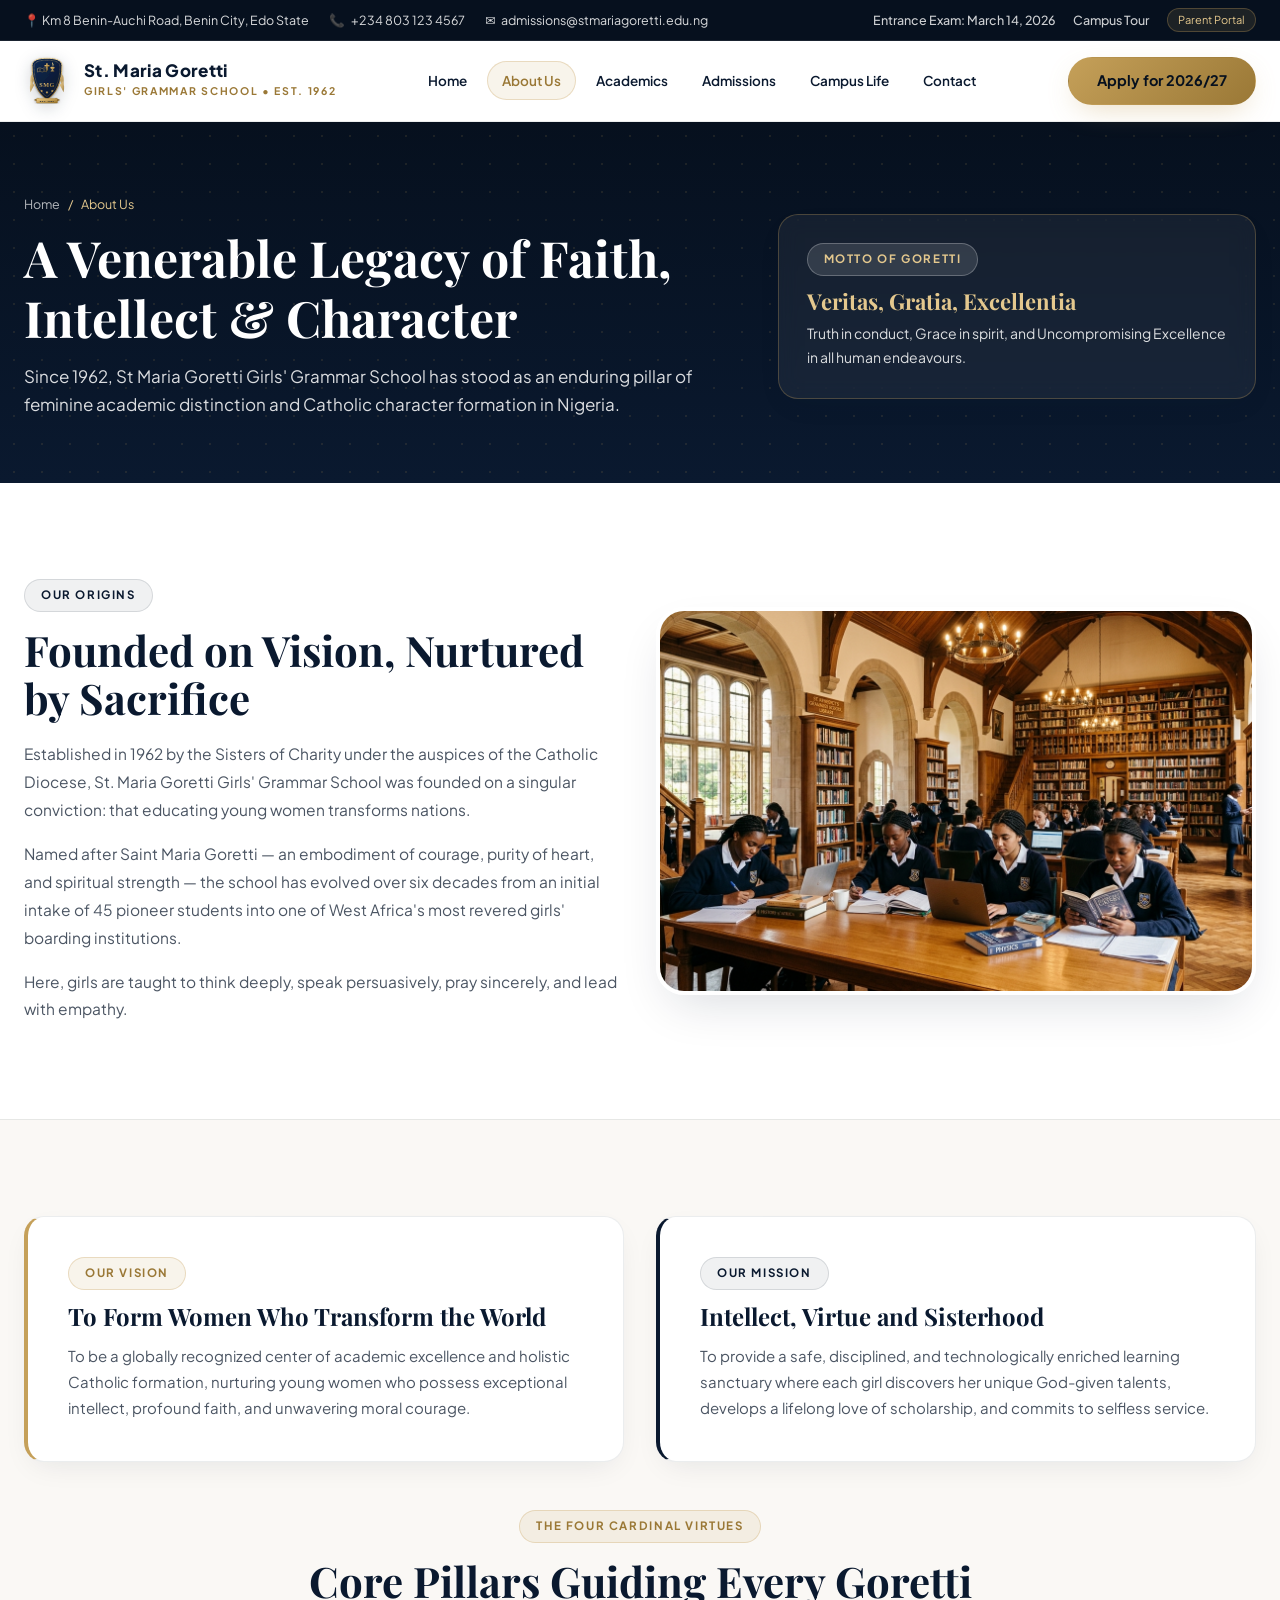
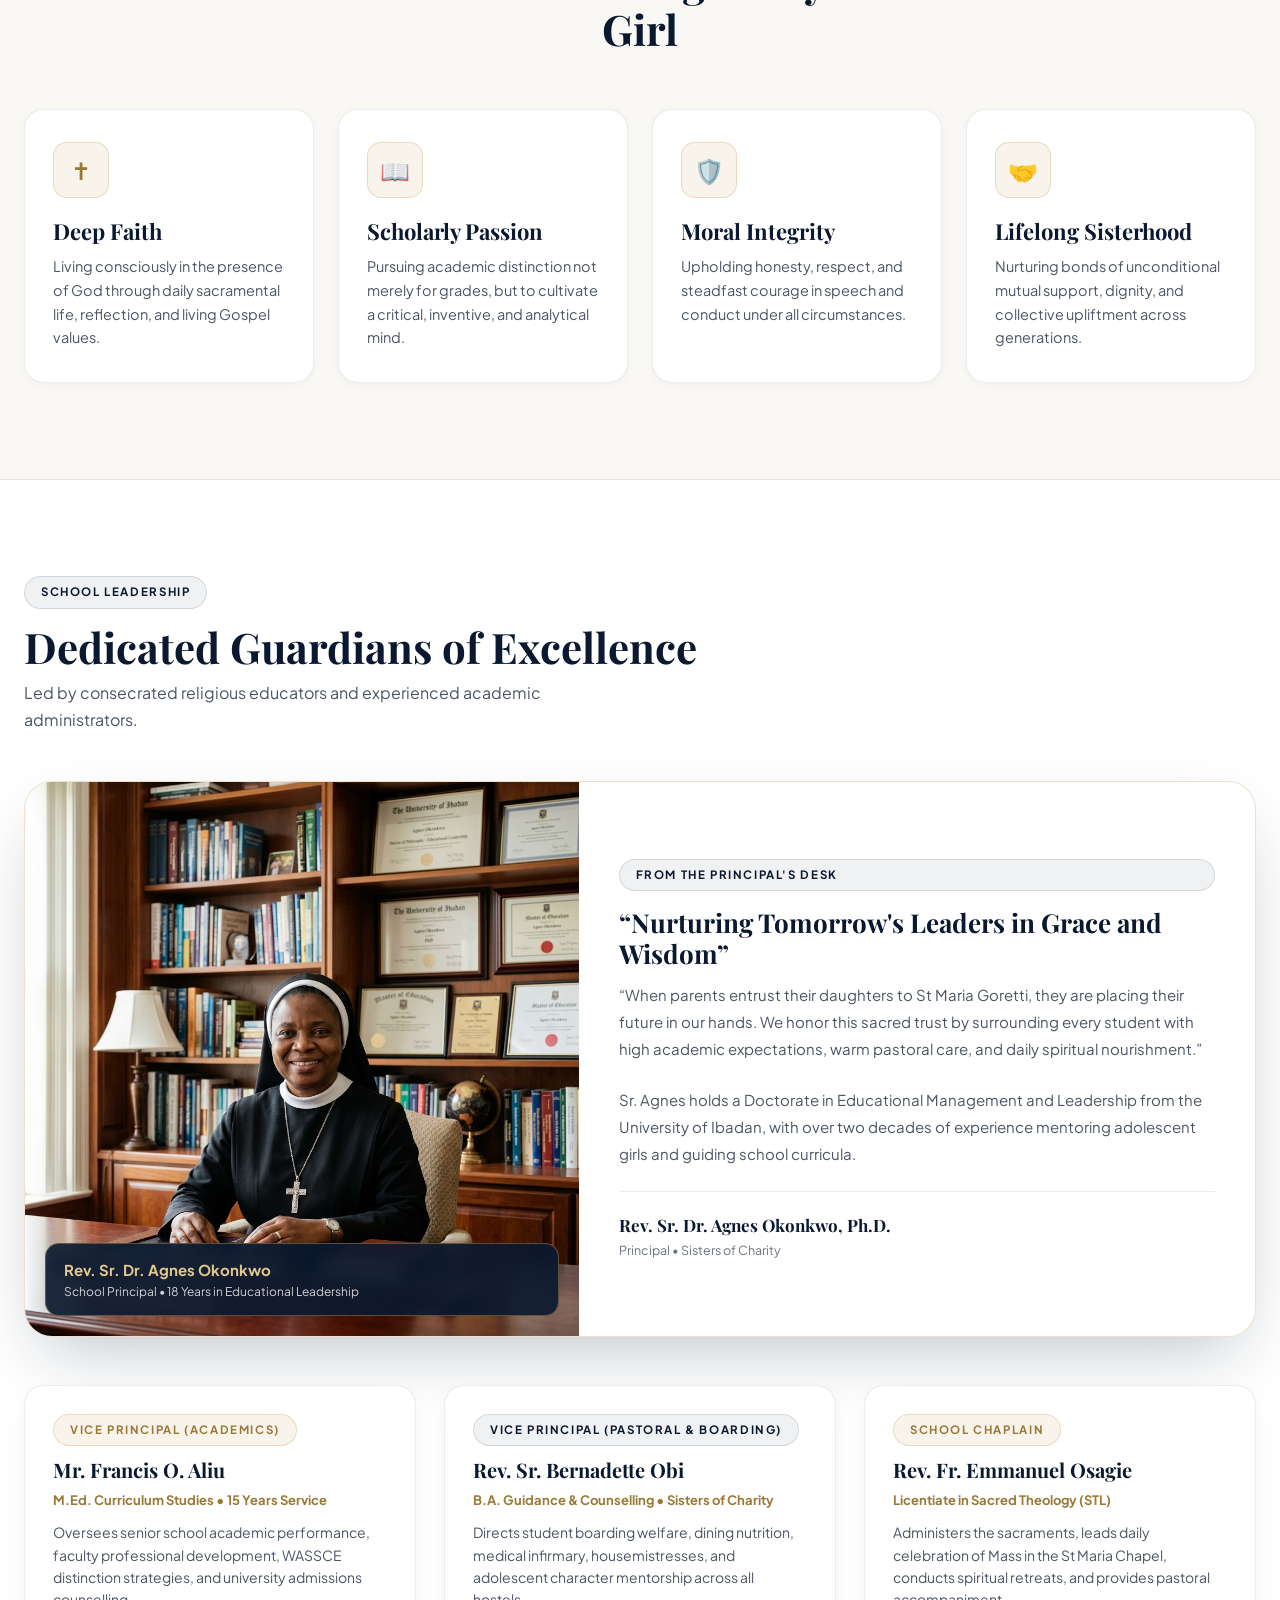
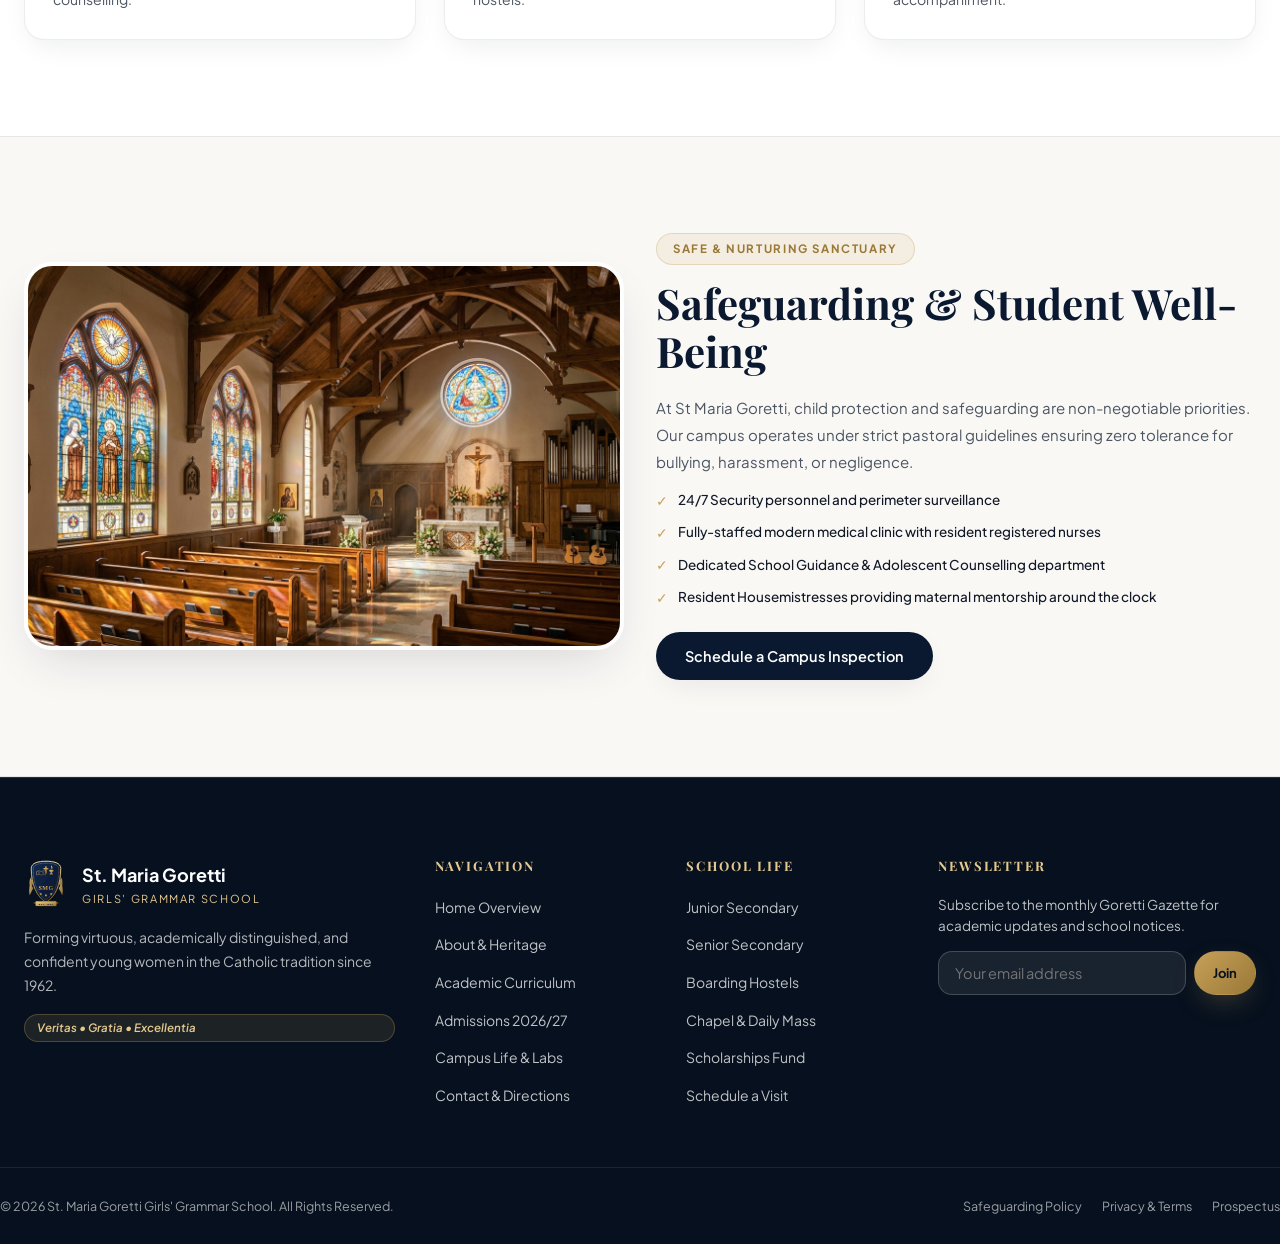
<file: about.html>
<!DOCTYPE html>
<html lang="en">
<head>
  <meta charset="UTF-8">
  <meta name="viewport" content="width=device-width, initial-scale=1.0">
  <title>About Our Heritage & Leadership | St Maria Goretti Girls' Grammar School</title>
  <meta name="description" content="Discover the venerable 60-year history, Catholic founding principles, leadership team, and educational philosophy of St Maria Goretti Girls' Grammar School.">
  <link rel="icon" type="image/svg+xml" href="images/crest.svg">
  <link rel="preconnect" href="https://fonts.googleapis.com">
  <link rel="preconnect" href="https://fonts.gstatic.com" crossorigin>
  <link href="https://fonts.googleapis.com/css2?family=Playfair+Display:ital,wght@0,500;0,600;0,700;0,800;1,500;1,600&family=Plus+Jakarta+Sans:wght@400;500;600;700;800&display=swap" rel="stylesheet">
  <link rel="stylesheet" href="index.css">
</head>
<body>

  <!-- Top Utility Bar -->
  <aside class="top-bar">
    <div class="container top-bar-inner">
      <div class="top-bar-info">
        <span>📍 Km 8 Benin-Auchi Road, Benin City, Edo State</span>
        <span>📞 <a href="tel:+2348031234567">+234 803 123 4567</a></span>
        <span>✉️ <a href="mailto:admissions@stmariagoretti.edu.ng">admissions@stmariagoretti.edu.ng</a></span>
      </div>
      <div class="top-bar-links">
        <a href="admissions.html">Entrance Exam: March 14, 2026</a>
        <a href="contact.html">Campus Tour</a>
        <span class="portal-tag">Parent Portal</span>
      </div>
    </div>
  </aside>

  <!-- Header -->
  <header id="header" class="header">
    <div class="container header-inner">
      <a href="index.html" class="logo-wrap" aria-label="St Maria Goretti Home">
        <img src="images/crest.svg" alt="St Maria Goretti School Crest" class="logo-crest">
        <div class="logo-text">
          <span class="logo-title">St. Maria Goretti</span>
          <span class="logo-sub">Girls' Grammar School • Est. 1962</span>
        </div>
      </a>

      <nav class="desktop-nav" aria-label="Primary Navigation">
        <a href="index.html" class="nav-link">Home</a>
        <a href="about.html" class="nav-link active">About Us</a>
        <a href="academics.html" class="nav-link">Academics</a>
        <a href="admissions.html" class="nav-link">Admissions</a>
        <a href="gallery.html" class="nav-link">Campus Life</a>
        <a href="contact.html" class="nav-link">Contact</a>
      </nav>

      <div class="header-actions">
        <a href="admissions.html" class="btn btn-gold" id="applyBtn">Apply for 2026/27</a>
        <button class="menu-btn" id="menuBtn" onclick="toggleMenu()" aria-label="Toggle mobile menu">☰</button>
      </div>
    </div>
  </header>

  <!-- Mobile Drawer Menu -->
  <div id="mobileMenu" class="mobile-menu" role="dialog" aria-modal="true" aria-label="Mobile Navigation">
    <div class="mobile-drawer">
      <div class="mobile-top">
        <div class="logo-wrap">
          <img src="images/crest.svg" alt="Crest" style="width:36px; height:42px;">
          <div class="logo-text">
            <span class="logo-title" style="font-size:15px;">St. Maria Goretti</span>
            <span class="logo-sub" style="font-size:9.5px;">Grammar School</span>
          </div>
        </div>
        <button class="close-btn" onclick="toggleMenu()" aria-label="Close menu">✕</button>
      </div>
      <div class="mobile-links">
        <a href="index.html" class="nav-link">Home</a>
        <a href="about.html" class="nav-link active">About Us</a>
        <a href="academics.html" class="nav-link">Academics</a>
        <a href="admissions.html" class="nav-link">Admissions</a>
        <a href="gallery.html" class="nav-link">Campus Life</a>
        <a href="contact.html" class="nav-link">Contact</a>
        <a href="admissions.html" class="btn btn-gold full" style="margin-top:16px;">Apply Now</a>
      </div>
      <div class="mobile-footer-info">
        <p><strong>Enquiries:</strong> +234 803 123 4567</p>
        <p>admissions@stmariagoretti.edu.ng</p>
      </div>
    </div>
  </div>

  <main>
    <!-- Subpage Hero -->
    <section class="subpage-hero">
      <div class="container subpage-hero-inner">
        <div>
          <div class="breadcrumbs">
            <a href="index.html">Home</a> <span>/</span> <span>About Us</span>
          </div>
          <h1 class="serif subpage-title">A Venerable Legacy of Faith, Intellect & Character</h1>
          <p class="subpage-desc">
            Since 1962, St Maria Goretti Girls' Grammar School has stood as an enduring pillar of feminine academic distinction and Catholic character formation in Nigeria.
          </p>
        </div>
        <div class="card" style="padding:28px; background:rgba(255,255,255,0.06); border-color:rgba(197,160,89,0.3); color:#fff; backdrop-filter:blur(10px);">
          <div class="badge badge-light" style="margin-bottom:12px;">Motto of Goretti</div>
          <h3 class="serif" style="color:var(--gold-light); font-size:22px; margin-bottom:8px;">Veritas, Gratia, Excellentia</h3>
          <p style="font-size:14px; color:rgba(255,255,255,0.85); line-height:1.7;">
            Truth in conduct, Grace in spirit, and Uncompromising Excellence in all human endeavours.
          </p>
        </div>
      </div>
    </section>

    <!-- Foundational Story -->
    <section class="section-white">
      <div class="container">
        <div class="grid-2" style="align-items:center;">
          <div data-reveal>
            <div class="badge badge-navy">Our Origins</div>
            <h2 class="serif section-title" style="margin-bottom:18px;">Founded on Vision, Nurtured by Sacrifice</h2>
            <p style="color:var(--text-secondary); font-size:15.5px; line-height:1.8; margin-bottom:16px;">
              Established in 1962 by the Sisters of Charity under the auspices of the Catholic Diocese, St. Maria Goretti Girls' Grammar School was founded on a singular conviction: that educating young women transforms nations.
            </p>
            <p style="color:var(--text-secondary); font-size:15.5px; line-height:1.8; margin-bottom:16px;">
              Named after Saint Maria Goretti — an embodiment of courage, purity of heart, and spiritual strength — the school has evolved over six decades from an initial intake of 45 pioneer students into one of West Africa's most revered girls' boarding institutions.
            </p>
            <p style="color:var(--text-secondary); font-size:15.5px; line-height:1.8;">
              Here, girls are taught to think deeply, speak persuasively, pray sincerely, and lead with empathy.
            </p>
          </div>
          <div data-reveal>
            <div class="hero-media-card" style="box-shadow:var(--shadow-lg);">
              <img src="images/library.jpg" alt="St Benedict Library interior" class="hero-img" style="height:380px;">
            </div>
          </div>
        </div>
      </div>
    </section>

    <!-- Vision, Mission & Core Values -->
    <section class="section-cream">
      <div class="container">
        <div class="grid-2" style="margin-bottom:48px;">
          <div class="card" style="padding:40px; border-left:4px solid var(--gold);" data-reveal>
            <div class="badge" style="margin-bottom:12px;">Our Vision</div>
            <h3 class="serif" style="font-size:24px; margin-bottom:12px;">To Form Women Who Transform the World</h3>
            <p style="color:var(--text-secondary); font-size:15px; line-height:1.75;">
              To be a globally recognized center of academic excellence and holistic Catholic formation, nurturing young women who possess exceptional intellect, profound faith, and unwavering moral courage.
            </p>
          </div>

          <div class="card" style="padding:40px; border-left:4px solid var(--navy);" data-reveal>
            <div class="badge badge-navy" style="margin-bottom:12px;">Our Mission</div>
            <h3 class="serif" style="font-size:24px; margin-bottom:12px;">Intellect, Virtue and Sisterhood</h3>
            <p style="color:var(--text-secondary); font-size:15px; line-height:1.75;">
              To provide a safe, disciplined, and technologically enriched learning sanctuary where each girl discovers her unique God-given talents, develops a lifelong love of scholarship, and commits to selfless service.
            </p>
          </div>
        </div>

        <div class="section-head-center" data-reveal>
          <div class="badge">The Four Cardinal Virtues</div>
          <h2 class="serif section-title">Core Pillars Guiding Every Goretti Girl</h2>
        </div>

        <div class="grid-4">
          <div class="pillar-card" data-reveal>
            <div class="pillar-icon-box">✝️</div>
            <h3 class="serif">Deep Faith</h3>
            <p>Living consciously in the presence of God through daily sacramental life, reflection, and living Gospel values.</p>
          </div>
          <div class="pillar-card" data-reveal>
            <div class="pillar-icon-box">📖</div>
            <h3 class="serif">Scholarly Passion</h3>
            <p>Pursuing academic distinction not merely for grades, but to cultivate a critical, inventive, and analytical mind.</p>
          </div>
          <div class="pillar-card" data-reveal>
            <div class="pillar-icon-box">🛡️</div>
            <h3 class="serif">Moral Integrity</h3>
            <p>Upholding honesty, respect, and steadfast courage in speech and conduct under all circumstances.</p>
          </div>
          <div class="pillar-card" data-reveal>
            <div class="pillar-icon-box">🤝</div>
            <h3 class="serif">Lifelong Sisterhood</h3>
            <p>Nurturing bonds of unconditional mutual support, dignity, and collective upliftment across generations.</p>
          </div>
        </div>
      </div>
    </section>

    <!-- Leadership & Governance -->
    <section class="section-white">
      <div class="container">
        <div class="section-head" data-reveal>
          <div>
            <div class="badge badge-navy">School Leadership</div>
            <h2 class="serif section-title">Dedicated Guardians of Excellence</h2>
            <p class="section-subtitle">Led by consecrated religious educators and experienced academic administrators.</p>
          </div>
        </div>

        <div class="principal-section-card" data-reveal style="margin-bottom:48px;">
          <div class="principal-photo-col">
            <img src="images/principal.jpg" alt="Rev. Sr. Dr. Agnes Okonkwo" class="principal-portrait-img">
            <div class="principal-badge-overlay">
              <div class="principal-badge-name">Rev. Sr. Dr. Agnes Okonkwo</div>
              <div class="principal-badge-title">School Principal • 18 Years in Educational Leadership</div>
            </div>
          </div>
          <div class="principal-text-col">
            <div class="badge badge-navy">From the Principal's Desk</div>
            <h3 class="serif" style="font-size:26px; margin:16px 0 12px;">“Nurturing Tomorrow's Leaders in Grace and Wisdom”</h3>
            <p class="principal-bio">
              “When parents entrust their daughters to St Maria Goretti, they are placing their future in our hands. We honor this sacred trust by surrounding every student with high academic expectations, warm pastoral care, and daily spiritual nourishment.”
            </p>
            <p class="principal-bio">
              Sr. Agnes holds a Doctorate in Educational Management and Leadership from the University of Ibadan, with over two decades of experience mentoring adolescent girls and guiding school curricula.
            </p>
            <div class="principal-sign">
              <div>
                <div class="sign-title">Rev. Sr. Dr. Agnes Okonkwo, Ph.D.</div>
                <div class="sign-sub">Principal • Sisters of Charity</div>
              </div>
            </div>
          </div>
        </div>

        <div class="grid-3">
          <div class="card" style="padding:28px;" data-reveal>
            <div class="badge" style="margin-bottom:12px;">Vice Principal (Academics)</div>
            <h3 class="serif" style="font-size:20px; margin-bottom:8px;">Mr. Francis O. Aliu</h3>
            <p style="font-size:13px; color:var(--gold-dark); font-weight:700; margin-bottom:10px;">M.Ed. Curriculum Studies • 15 Years Service</p>
            <p style="font-size:14px; color:var(--text-secondary); line-height:1.6;">
              Oversees senior school academic performance, faculty professional development, WASSCE distinction strategies, and university admissions counselling.
            </p>
          </div>

          <div class="card" style="padding:28px;" data-reveal>
            <div class="badge badge-navy" style="margin-bottom:12px;">Vice Principal (Pastoral & Boarding)</div>
            <h3 class="serif" style="font-size:20px; margin-bottom:8px;">Rev. Sr. Bernadette Obi</h3>
            <p style="font-size:13px; color:var(--gold-dark); font-weight:700; margin-bottom:10px;">B.A. Guidance & Counselling • Sisters of Charity</p>
            <p style="font-size:14px; color:var(--text-secondary); line-height:1.6;">
              Directs student boarding welfare, dining nutrition, medical infirmary, housemistresses, and adolescent character mentorship across all hostels.
            </p>
          </div>

          <div class="card" style="padding:28px;" data-reveal>
            <div class="badge" style="margin-bottom:12px;">School Chaplain</div>
            <h3 class="serif" style="font-size:20px; margin-bottom:8px;">Rev. Fr. Emmanuel Osagie</h3>
            <p style="font-size:13px; color:var(--gold-dark); font-weight:700; margin-bottom:10px;">Licentiate in Sacred Theology (STL)</p>
            <p style="font-size:14px; color:var(--text-secondary); line-height:1.6;">
              Administers the sacraments, leads daily celebration of Mass in the St Maria Chapel, conducts spiritual retreats, and provides pastoral accompaniment.
            </p>
          </div>
        </div>
      </div>
    </section>

    <!-- Boarding Life & Safeguarding Policy -->
    <section class="section-cream">
      <div class="container">
        <div class="grid-2" style="align-items:center;">
          <div data-reveal>
            <div class="hero-media-card" style="box-shadow:var(--shadow-lg);">
              <img src="images/chapel.jpg" alt="Chapel of St Maria Goretti" class="hero-img" style="height:380px;">
            </div>
          </div>
          <div data-reveal>
            <div class="badge">Safe & Nurturing Sanctuary</div>
            <h2 class="serif section-title" style="margin-bottom:18px;">Safeguarding & Student Well-Being</h2>
            <p style="color:var(--text-secondary); font-size:15px; line-height:1.8; margin-bottom:14px;">
              At St Maria Goretti, child protection and safeguarding are non-negotiable priorities. Our campus operates under strict pastoral guidelines ensuring zero tolerance for bullying, harassment, or negligence.
            </p>
            <ul class="curriculum-list" style="margin-bottom:24px;">
              <li>24/7 Security personnel and perimeter surveillance</li>
              <li>Fully-staffed modern medical clinic with resident registered nurses</li>
              <li>Dedicated School Guidance & Adolescent Counselling department</li>
              <li>Resident Housemistresses providing maternal mentorship around the clock</li>
            </ul>
            <a href="contact.html" class="btn btn-primary">Schedule a Campus Inspection</a>
          </div>
        </div>
      </div>
    </section>
  </main>

  <!-- Authoritative Footer -->
  <footer class="footer">
    <div class="container footer-top">
      <div class="footer-brand">
        <div class="footer-logo">
          <img src="images/crest.svg" alt="School Crest" class="footer-crest">
          <div>
            <div class="footer-brand-title">St. Maria Goretti</div>
            <div class="footer-brand-sub">Girls' Grammar School</div>
          </div>
        </div>
        <p class="footer-desc">
          Forming virtuous, academically distinguished, and confident young women in the Catholic tradition since 1962.
        </p>
        <span class="motto-banner">Veritas • Gratia • Excellentia</span>
      </div>

      <div>
        <h4 class="footer-col-title">Navigation</h4>
        <ul class="footer-links-list">
          <li><a href="index.html">Home Overview</a></li>
          <li><a href="about.html">About & Heritage</a></li>
          <li><a href="academics.html">Academic Curriculum</a></li>
          <li><a href="admissions.html">Admissions 2026/27</a></li>
          <li><a href="gallery.html">Campus Life & Labs</a></li>
          <li><a href="contact.html">Contact & Directions</a></li>
        </ul>
      </div>

      <div>
        <h4 class="footer-col-title">School Life</h4>
        <ul class="footer-links-list">
          <li><a href="academics.html#jss">Junior Secondary</a></li>
          <li><a href="academics.html#sss">Senior Secondary</a></li>
          <li><a href="gallery.html">Boarding Hostels</a></li>
          <li><a href="gallery.html">Chapel & Daily Mass</a></li>
          <li><a href="admissions.html#fees">Scholarships Fund</a></li>
          <li><a href="contact.html#visit">Schedule a Visit</a></li>
        </ul>
      </div>

      <div class="footer-newsletter">
        <h4 class="footer-col-title">Newsletter</h4>
        <p>Subscribe to the monthly Goretti Gazette for academic updates and school notices.</p>
        <form onsubmit="return handleNewsletter(event)" class="newsletter-box">
          <input type="email" placeholder="Your email address" required aria-label="Email for newsletter">
          <button type="submit" class="btn btn-gold" style="height:44px; padding:0 18px; font-size:13px;">Join</button>
        </form>
      </div>
    </div>

    <div class="container footer-bottom">
      <div>
        © 2026 St. Maria Goretti Girls' Grammar School. All Rights Reserved.
      </div>
      <div class="footer-bottom-links">
        <a href="about.html">Safeguarding Policy</a>
        <a href="about.html">Privacy & Terms</a>
        <a href="admissions.html">Prospectus</a>
      </div>
    </div>
  </footer>

  <script src="index.js"></script>
</body>
</html>
</file>
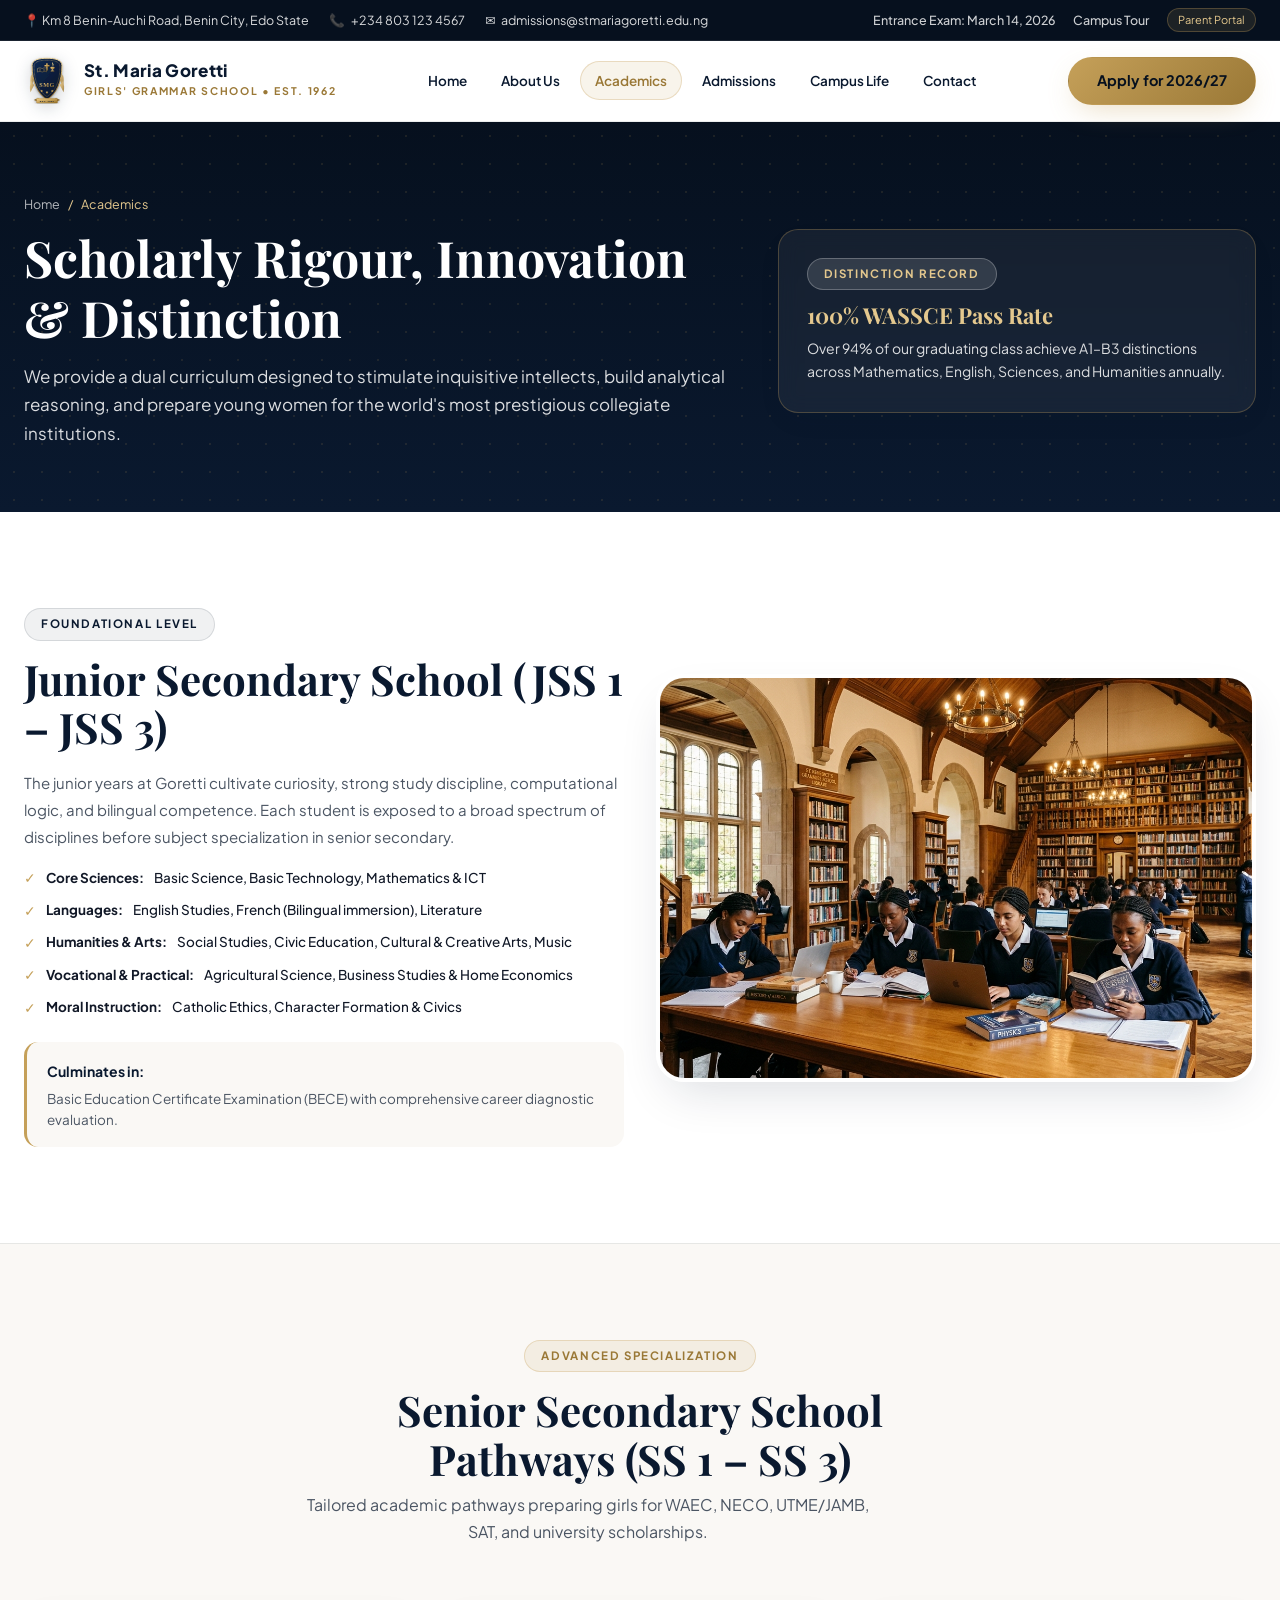
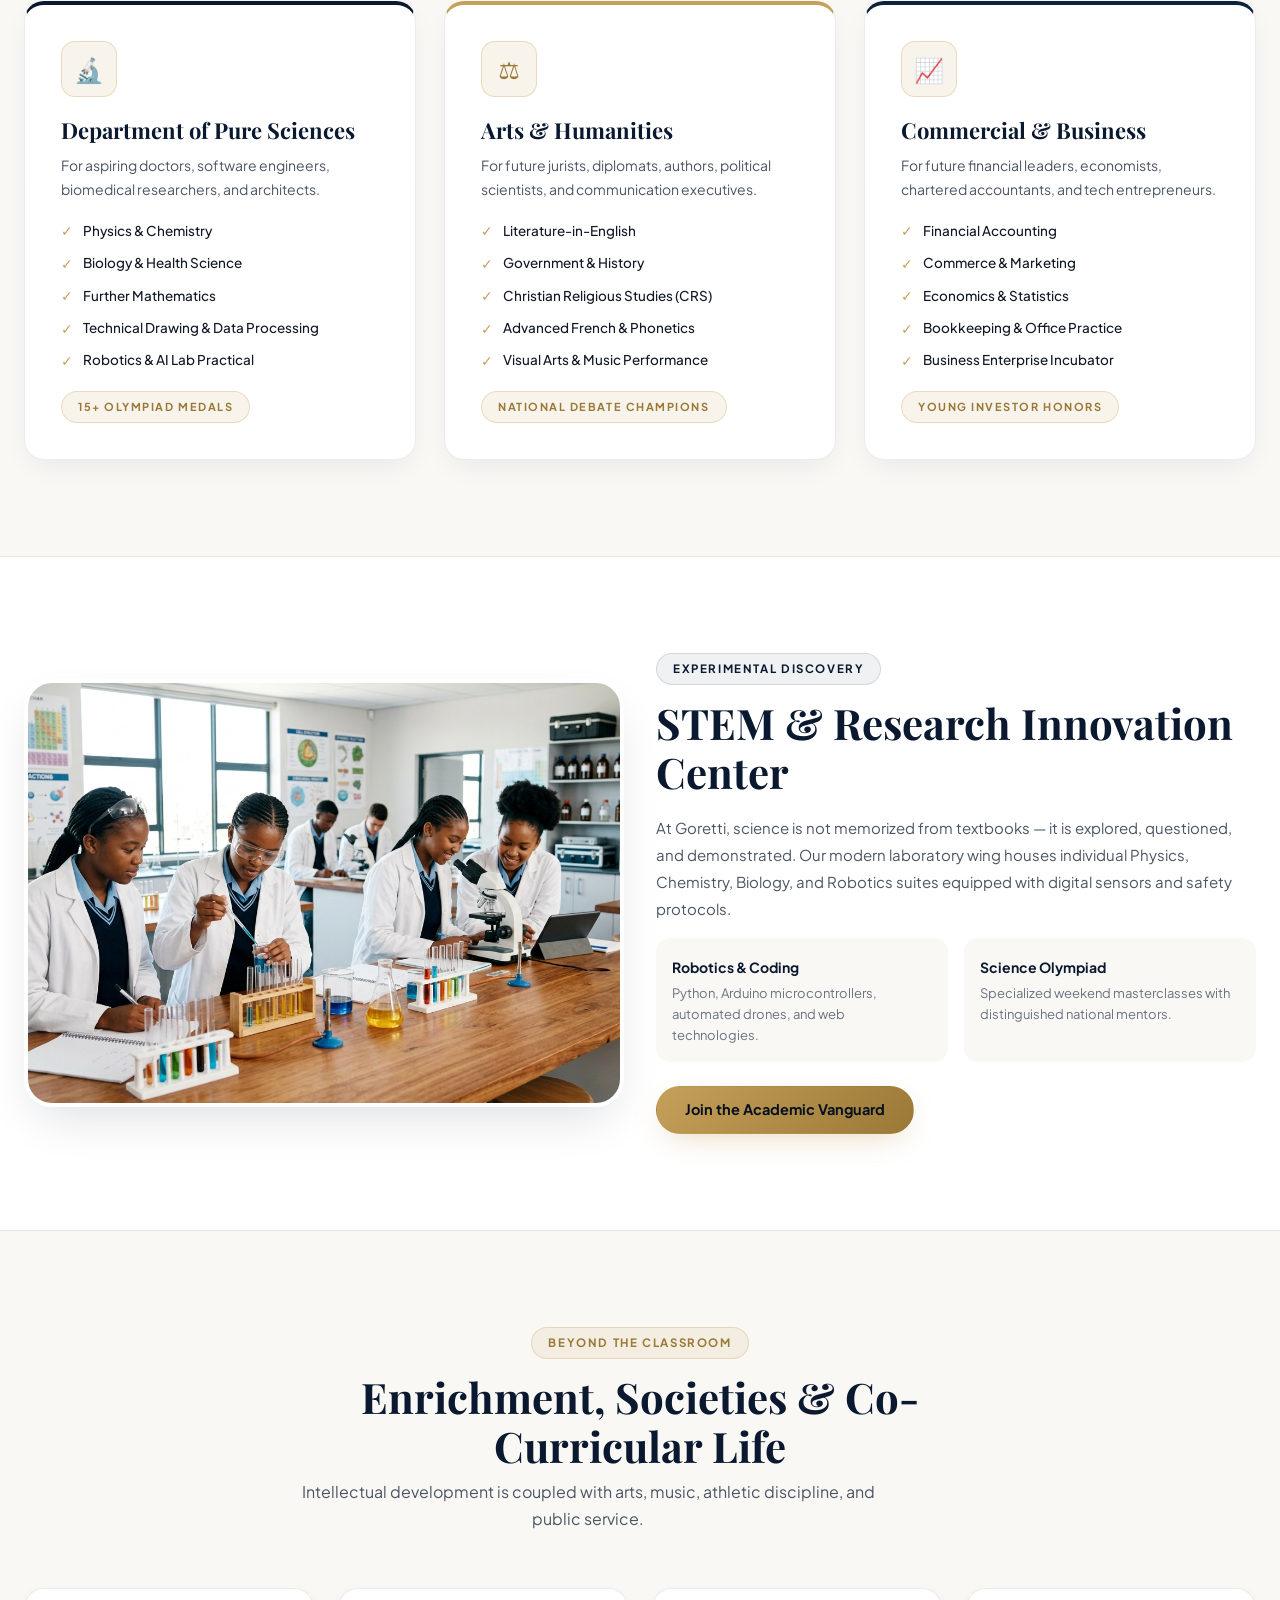
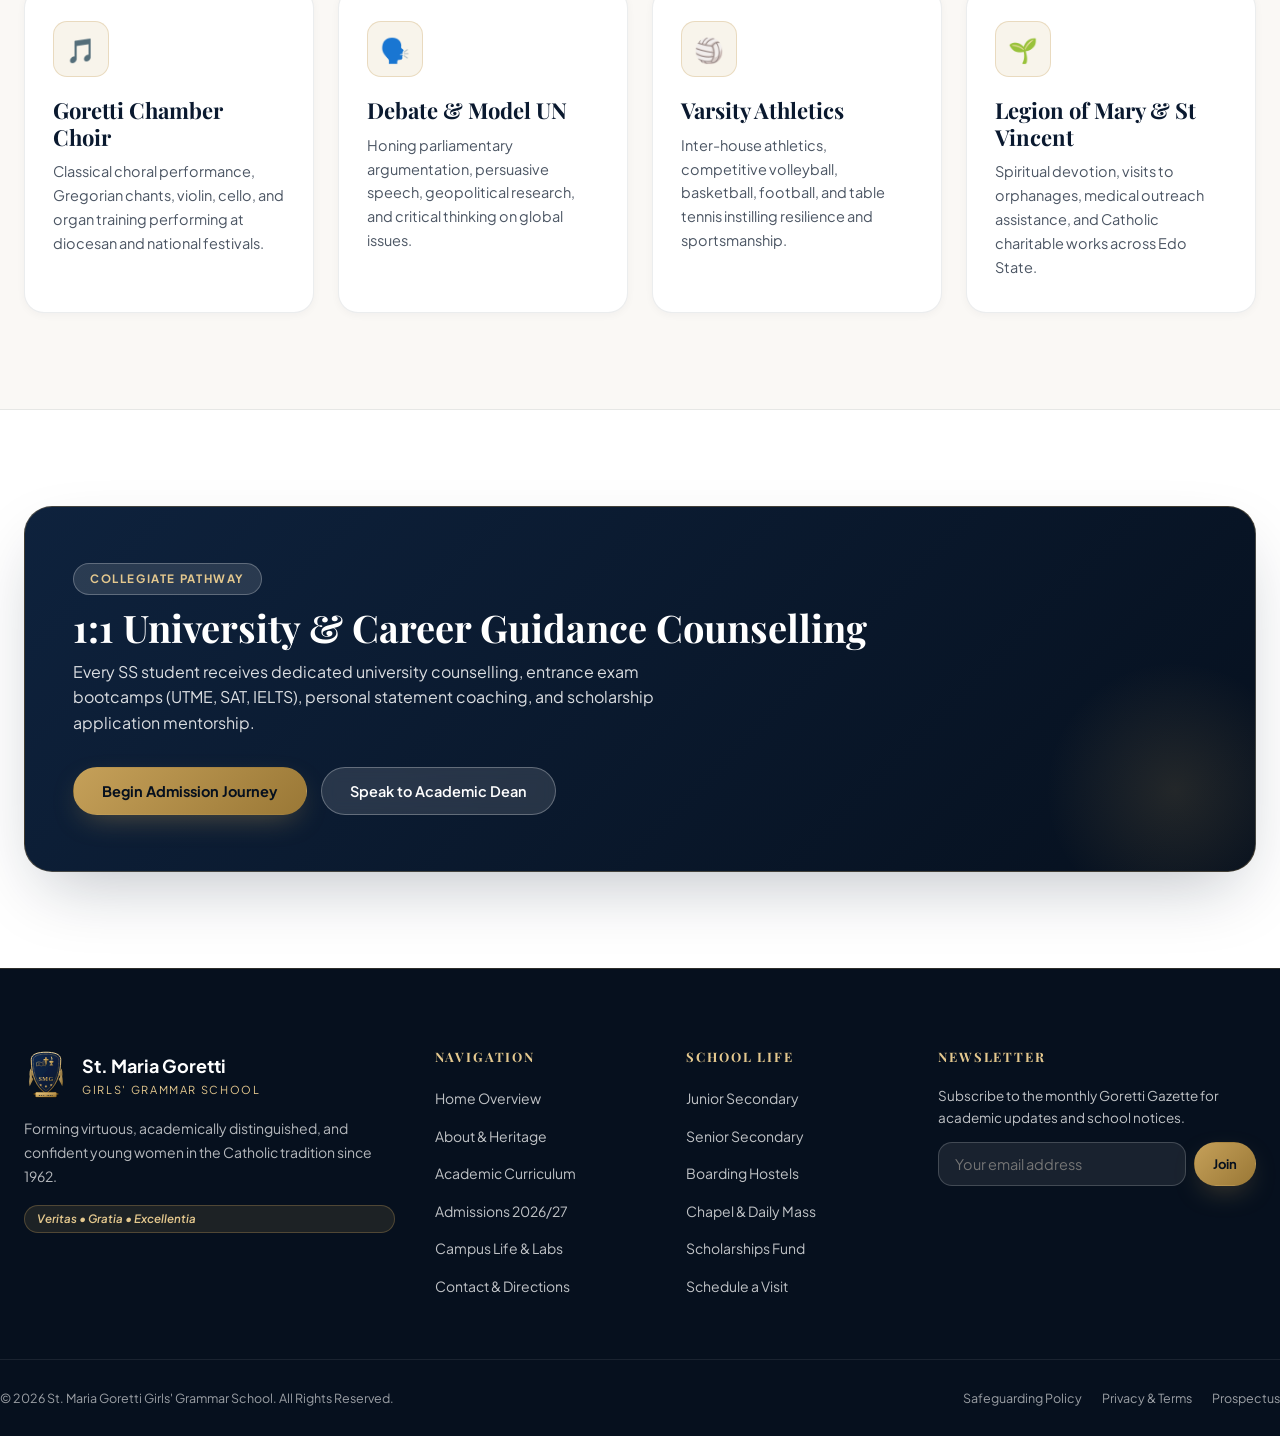
<file: academics.html>
<!DOCTYPE html>
<html lang="en">
<head>
  <meta charset="UTF-8">
  <meta name="viewport" content="width=device-width, initial-scale=1.0">
  <title>Academics & Curriculum | St Maria Goretti Girls' Grammar School</title>
  <meta name="description" content="Explore the rigorous curriculum, pure sciences, arts, commercial pathways, STEM labs, and distinction-grade exam prep at St Maria Goretti Girls' Grammar School.">
  <link rel="icon" type="image/svg+xml" href="images/crest.svg">
  <link rel="preconnect" href="https://fonts.googleapis.com">
  <link rel="preconnect" href="https://fonts.gstatic.com" crossorigin>
  <link href="https://fonts.googleapis.com/css2?family=Playfair+Display:ital,wght@0,500;0,600;0,700;0,800;1,500;1,600&family=Plus+Jakarta+Sans:wght@400;500;600;700;800&display=swap" rel="stylesheet">
  <link rel="stylesheet" href="index.css">
</head>
<body>

  <!-- Top Utility Bar -->
  <aside class="top-bar">
    <div class="container top-bar-inner">
      <div class="top-bar-info">
        <span>📍 Km 8 Benin-Auchi Road, Benin City, Edo State</span>
        <span>📞 <a href="tel:+2348031234567">+234 803 123 4567</a></span>
        <span>✉️ <a href="mailto:admissions@stmariagoretti.edu.ng">admissions@stmariagoretti.edu.ng</a></span>
      </div>
      <div class="top-bar-links">
        <a href="admissions.html">Entrance Exam: March 14, 2026</a>
        <a href="contact.html">Campus Tour</a>
        <span class="portal-tag">Parent Portal</span>
      </div>
    </div>
  </aside>

  <!-- Header -->
  <header id="header" class="header">
    <div class="container header-inner">
      <a href="index.html" class="logo-wrap" aria-label="St Maria Goretti Home">
        <img src="images/crest.svg" alt="St Maria Goretti School Crest" class="logo-crest">
        <div class="logo-text">
          <span class="logo-title">St. Maria Goretti</span>
          <span class="logo-sub">Girls' Grammar School • Est. 1962</span>
        </div>
      </a>

      <nav class="desktop-nav" aria-label="Primary Navigation">
        <a href="index.html" class="nav-link">Home</a>
        <a href="about.html" class="nav-link">About Us</a>
        <a href="academics.html" class="nav-link active">Academics</a>
        <a href="admissions.html" class="nav-link">Admissions</a>
        <a href="gallery.html" class="nav-link">Campus Life</a>
        <a href="contact.html" class="nav-link">Contact</a>
      </nav>

      <div class="header-actions">
        <a href="admissions.html" class="btn btn-gold" id="applyBtn">Apply for 2026/27</a>
        <button class="menu-btn" id="menuBtn" onclick="toggleMenu()" aria-label="Toggle mobile menu">☰</button>
      </div>
    </div>
  </header>

  <!-- Mobile Drawer Menu -->
  <div id="mobileMenu" class="mobile-menu" role="dialog" aria-modal="true" aria-label="Mobile Navigation">
    <div class="mobile-drawer">
      <div class="mobile-top">
        <div class="logo-wrap">
          <img src="images/crest.svg" alt="Crest" style="width:36px; height:42px;">
          <div class="logo-text">
            <span class="logo-title" style="font-size:15px;">St. Maria Goretti</span>
            <span class="logo-sub" style="font-size:9.5px;">Grammar School</span>
          </div>
        </div>
        <button class="close-btn" onclick="toggleMenu()" aria-label="Close menu">✕</button>
      </div>
      <div class="mobile-links">
        <a href="index.html" class="nav-link">Home</a>
        <a href="about.html" class="nav-link">About Us</a>
        <a href="academics.html" class="nav-link active">Academics</a>
        <a href="admissions.html" class="nav-link">Admissions</a>
        <a href="gallery.html" class="nav-link">Campus Life</a>
        <a href="contact.html" class="nav-link">Contact</a>
        <a href="admissions.html" class="btn btn-gold full" style="margin-top:16px;">Apply Now</a>
      </div>
      <div class="mobile-footer-info">
        <p><strong>Enquiries:</strong> +234 803 123 4567</p>
        <p>admissions@stmariagoretti.edu.ng</p>
      </div>
    </div>
  </div>

  <main>
    <!-- Subpage Hero -->
    <section class="subpage-hero">
      <div class="container subpage-hero-inner">
        <div>
          <div class="breadcrumbs">
            <a href="index.html">Home</a> <span>/</span> <span>Academics</span>
          </div>
          <h1 class="serif subpage-title">Scholarly Rigour, Innovation & Distinction</h1>
          <p class="subpage-desc">
            We provide a dual curriculum designed to stimulate inquisitive intellects, build analytical reasoning, and prepare young women for the world's most prestigious collegiate institutions.
          </p>
        </div>
        <div class="card" style="padding:28px; background:rgba(255,255,255,0.06); border-color:rgba(197,160,89,0.3); color:#fff; backdrop-filter:blur(10px);">
          <div class="badge badge-light" style="margin-bottom:12px;">Distinction Record</div>
          <h3 class="serif" style="color:var(--gold-light); font-size:22px; margin-bottom:8px;">100% WASSCE Pass Rate</h3>
          <p style="font-size:14px; color:rgba(255,255,255,0.85); line-height:1.7;">
            Over 94% of our graduating class achieve A1–B3 distinctions across Mathematics, English, Sciences, and Humanities annually.
          </p>
        </div>
      </div>
    </section>

    <!-- Junior Secondary School Section -->
    <section class="section-white" id="jss">
      <div class="container">
        <div class="grid-2" style="align-items:center;">
          <div data-reveal>
            <div class="badge badge-navy">Foundational Level</div>
            <h2 class="serif section-title" style="margin-bottom:18px;">Junior Secondary School (JSS 1 – JSS 3)</h2>
            <p style="color:var(--text-secondary); font-size:15px; line-height:1.8; margin-bottom:16px;">
              The junior years at Goretti cultivate curiosity, strong study discipline, computational logic, and bilingual competence. Each student is exposed to a broad spectrum of disciplines before subject specialization in senior secondary.
            </p>
            <ul class="curriculum-list" style="margin-bottom:24px;">
              <li><strong>Core Sciences:</strong> Basic Science, Basic Technology, Mathematics & ICT</li>
              <li><strong>Languages:</strong> English Studies, French (Bilingual immersion), Literature</li>
              <li><strong>Humanities & Arts:</strong> Social Studies, Civic Education, Cultural & Creative Arts, Music</li>
              <li><strong>Vocational & Practical:</strong> Agricultural Science, Business Studies & Home Economics</li>
              <li><strong>Moral Instruction:</strong> Catholic Ethics, Character Formation & Civics</li>
            </ul>
            <div style="background:var(--cream); padding:16px 20px; border-radius:var(--radius-md); border-left:3px solid var(--gold);">
              <strong style="color:var(--navy); font-size:14px;">Culminates in:</strong>
              <p style="font-size:13.5px; color:var(--text-secondary); margin-top:4px;">Basic Education Certificate Examination (BECE) with comprehensive career diagnostic evaluation.</p>
            </div>
          </div>

          <div data-reveal>
            <div class="hero-media-card" style="box-shadow:var(--shadow-lg);">
              <img src="images/library.jpg" alt="Students in study commons" class="hero-img" style="height:400px;">
            </div>
          </div>
        </div>
      </div>
    </section>

    <!-- Senior Secondary School Section -->
    <section class="section-cream" id="sss">
      <div class="container">
        <div class="section-head-center" data-reveal>
          <div class="badge">Advanced Specialization</div>
          <h2 class="serif section-title">Senior Secondary School Pathways (SS 1 – SS 3)</h2>
          <p class="section-subtitle">Tailored academic pathways preparing girls for WAEC, NECO, UTME/JAMB, SAT, and university scholarships.</p>
        </div>

        <div class="grid-3">
          <!-- Science Department -->
          <div class="card" style="padding:36px; border-top:4px solid var(--navy);" data-reveal>
            <div class="pillar-icon-box">🔬</div>
            <h3 class="serif" style="font-size:22px; margin-bottom:10px;">Department of Pure Sciences</h3>
            <p style="font-size:14px; color:var(--text-secondary); line-height:1.7; margin-bottom:18px;">
              For aspiring doctors, software engineers, biomedical researchers, and architects.
            </p>
            <ul class="curriculum-list" style="margin-bottom:20px;">
              <li>Physics & Chemistry</li>
              <li>Biology & Health Science</li>
              <li>Further Mathematics</li>
              <li>Technical Drawing & Data Processing</li>
              <li>Robotics & AI Lab Practical</li>
            </ul>
            <span class="badge" style="font-size:11px;">15+ Olympiad Medals</span>
          </div>

          <!-- Arts & Humanities Department -->
          <div class="card" style="padding:36px; border-top:4px solid var(--gold);" data-reveal>
            <div class="pillar-icon-box">⚖️</div>
            <h3 class="serif" style="font-size:22px; margin-bottom:10px;">Arts & Humanities</h3>
            <p style="font-size:14px; color:var(--text-secondary); line-height:1.7; margin-bottom:18px;">
              For future jurists, diplomats, authors, political scientists, and communication executives.
            </p>
            <ul class="curriculum-list" style="margin-bottom:20px;">
              <li>Literature-in-English</li>
              <li>Government & History</li>
              <li>Christian Religious Studies (CRS)</li>
              <li>Advanced French & Phonetics</li>
              <li>Visual Arts & Music Performance</li>
            </ul>
            <span class="badge" style="font-size:11px;">National Debate Champions</span>
          </div>

          <!-- Commercial Department -->
          <div class="card" style="padding:36px; border-top:4px solid var(--navy-surface);" data-reveal>
            <div class="pillar-icon-box">📈</div>
            <h3 class="serif" style="font-size:22px; margin-bottom:10px;">Commercial & Business</h3>
            <p style="font-size:14px; color:var(--text-secondary); line-height:1.7; margin-bottom:18px;">
              For future financial leaders, economists, chartered accountants, and tech entrepreneurs.
            </p>
            <ul class="curriculum-list" style="margin-bottom:20px;">
              <li>Financial Accounting</li>
              <li>Commerce & Marketing</li>
              <li>Economics & Statistics</li>
              <li>Bookkeeping & Office Practice</li>
              <li>Business Enterprise Incubator</li>
            </ul>
            <span class="badge" style="font-size:11px;">Young Investor Honors</span>
          </div>
        </div>
      </div>
    </section>

    <!-- STEM & Practical Laboratories -->
    <section class="section-white" id="enrichment">
      <div class="container">
        <div class="grid-2" style="align-items:center;">
          <div data-reveal>
            <div class="hero-media-card" style="box-shadow:var(--shadow-lg);">
              <img src="images/science_lab.jpg" alt="Students conducting experiment in science laboratory" class="hero-img" style="height:420px;">
            </div>
          </div>

          <div data-reveal>
            <div class="badge badge-navy">Experimental Discovery</div>
            <h2 class="serif section-title" style="margin-bottom:18px;">STEM & Research Innovation Center</h2>
            <p style="color:var(--text-secondary); font-size:15px; line-height:1.8; margin-bottom:16px;">
              At Goretti, science is not memorized from textbooks — it is explored, questioned, and demonstrated. Our modern laboratory wing houses individual Physics, Chemistry, Biology, and Robotics suites equipped with digital sensors and safety protocols.
            </p>
            <div class="grid-2" style="gap:16px; margin-bottom:24px;">
              <div style="background:var(--cream); padding:16px; border-radius:var(--radius-md);">
                <strong style="color:var(--navy); font-size:14px;">Robotics & Coding</strong>
                <p style="font-size:13px; color:var(--text-muted); margin-top:4px;">Python, Arduino microcontrollers, automated drones, and web technologies.</p>
              </div>
              <div style="background:var(--cream); padding:16px; border-radius:var(--radius-md);">
                <strong style="color:var(--navy); font-size:14px;">Science Olympiad</strong>
                <p style="font-size:13px; color:var(--text-muted); margin-top:4px;">Specialized weekend masterclasses with distinguished national mentors.</p>
              </div>
            </div>
            <a href="admissions.html" class="btn btn-gold">Join the Academic Vanguard</a>
          </div>
        </div>
      </div>
    </section>

    <!-- Co-Curricular & Leadership Enrichment -->
    <section class="section-cream">
      <div class="container">
        <div class="section-head-center" data-reveal>
          <div class="badge">Beyond the Classroom</div>
          <h2 class="serif section-title">Enrichment, Societies & Co-Curricular Life</h2>
          <p class="section-subtitle">Intellectual development is coupled with arts, music, athletic discipline, and public service.</p>
        </div>

        <div class="grid-4">
          <div class="pillar-card" data-reveal>
            <div class="pillar-icon-box">🎵</div>
            <h3 class="serif">Goretti Chamber Choir</h3>
            <p>Classical choral performance, Gregorian chants, violin, cello, and organ training performing at diocesan and national festivals.</p>
          </div>
          <div class="pillar-card" data-reveal>
            <div class="pillar-icon-box">🗣️</div>
            <h3 class="serif">Debate & Model UN</h3>
            <p>Honing parliamentary argumentation, persuasive speech, geopolitical research, and critical thinking on global issues.</p>
          </div>
          <div class="pillar-card" data-reveal>
            <div class="pillar-icon-box">🏐</div>
            <h3 class="serif">Varsity Athletics</h3>
            <p>Inter-house athletics, competitive volleyball, basketball, football, and table tennis instilling resilience and sportsmanship.</p>
          </div>
          <div class="pillar-card" data-reveal>
            <div class="pillar-icon-box">🌱</div>
            <h3 class="serif">Legion of Mary & St Vincent</h3>
            <p>Spiritual devotion, visits to orphanages, medical outreach assistance, and Catholic charitable works across Edo State.</p>
          </div>
        </div>
      </div>
    </section>

    <!-- University Placement & Guidance -->
    <section class="section-white">
      <div class="container">
        <div class="admissions-banner" data-reveal>
          <div>
            <div class="badge badge-light">Collegiate Pathway</div>
            <h2 class="serif">1:1 University & Career Guidance Counselling</h2>
            <p>
              Every SS student receives dedicated university counselling, entrance exam bootcamps (UTME, SAT, IELTS), personal statement coaching, and scholarship application mentorship.
            </p>
          </div>
          <div class="admissions-banner-actions">
            <a href="admissions.html" class="btn btn-gold">Begin Admission Journey</a>
            <a href="contact.html" class="btn btn-ghost">Speak to Academic Dean</a>
          </div>
        </div>
      </div>
    </section>
  </main>

  <!-- Authoritative Footer -->
  <footer class="footer">
    <div class="container footer-top">
      <div class="footer-brand">
        <div class="footer-logo">
          <img src="images/crest.svg" alt="School Crest" class="footer-crest">
          <div>
            <div class="footer-brand-title">St. Maria Goretti</div>
            <div class="footer-brand-sub">Girls' Grammar School</div>
          </div>
        </div>
        <p class="footer-desc">
          Forming virtuous, academically distinguished, and confident young women in the Catholic tradition since 1962.
        </p>
        <span class="motto-banner">Veritas • Gratia • Excellentia</span>
      </div>

      <div>
        <h4 class="footer-col-title">Navigation</h4>
        <ul class="footer-links-list">
          <li><a href="index.html">Home Overview</a></li>
          <li><a href="about.html">About & Heritage</a></li>
          <li><a href="academics.html">Academic Curriculum</a></li>
          <li><a href="admissions.html">Admissions 2026/27</a></li>
          <li><a href="gallery.html">Campus Life & Labs</a></li>
          <li><a href="contact.html">Contact & Directions</a></li>
        </ul>
      </div>

      <div>
        <h4 class="footer-col-title">School Life</h4>
        <ul class="footer-links-list">
          <li><a href="academics.html#jss">Junior Secondary</a></li>
          <li><a href="academics.html#sss">Senior Secondary</a></li>
          <li><a href="gallery.html">Boarding Hostels</a></li>
          <li><a href="gallery.html">Chapel & Daily Mass</a></li>
          <li><a href="admissions.html#fees">Scholarships Fund</a></li>
          <li><a href="contact.html#visit">Schedule a Visit</a></li>
        </ul>
      </div>

      <div class="footer-newsletter">
        <h4 class="footer-col-title">Newsletter</h4>
        <p>Subscribe to the monthly Goretti Gazette for academic updates and school notices.</p>
        <form onsubmit="return handleNewsletter(event)" class="newsletter-box">
          <input type="email" placeholder="Your email address" required aria-label="Email for newsletter">
          <button type="submit" class="btn btn-gold" style="height:44px; padding:0 18px; font-size:13px;">Join</button>
        </form>
      </div>
    </div>

    <div class="container footer-bottom">
      <div>
        © 2026 St. Maria Goretti Girls' Grammar School. All Rights Reserved.
      </div>
      <div class="footer-bottom-links">
        <a href="about.html">Safeguarding Policy</a>
        <a href="about.html">Privacy & Terms</a>
        <a href="admissions.html">Prospectus</a>
      </div>
    </div>
  </footer>

  <script src="index.js"></script>
</body>
</html>
</file>
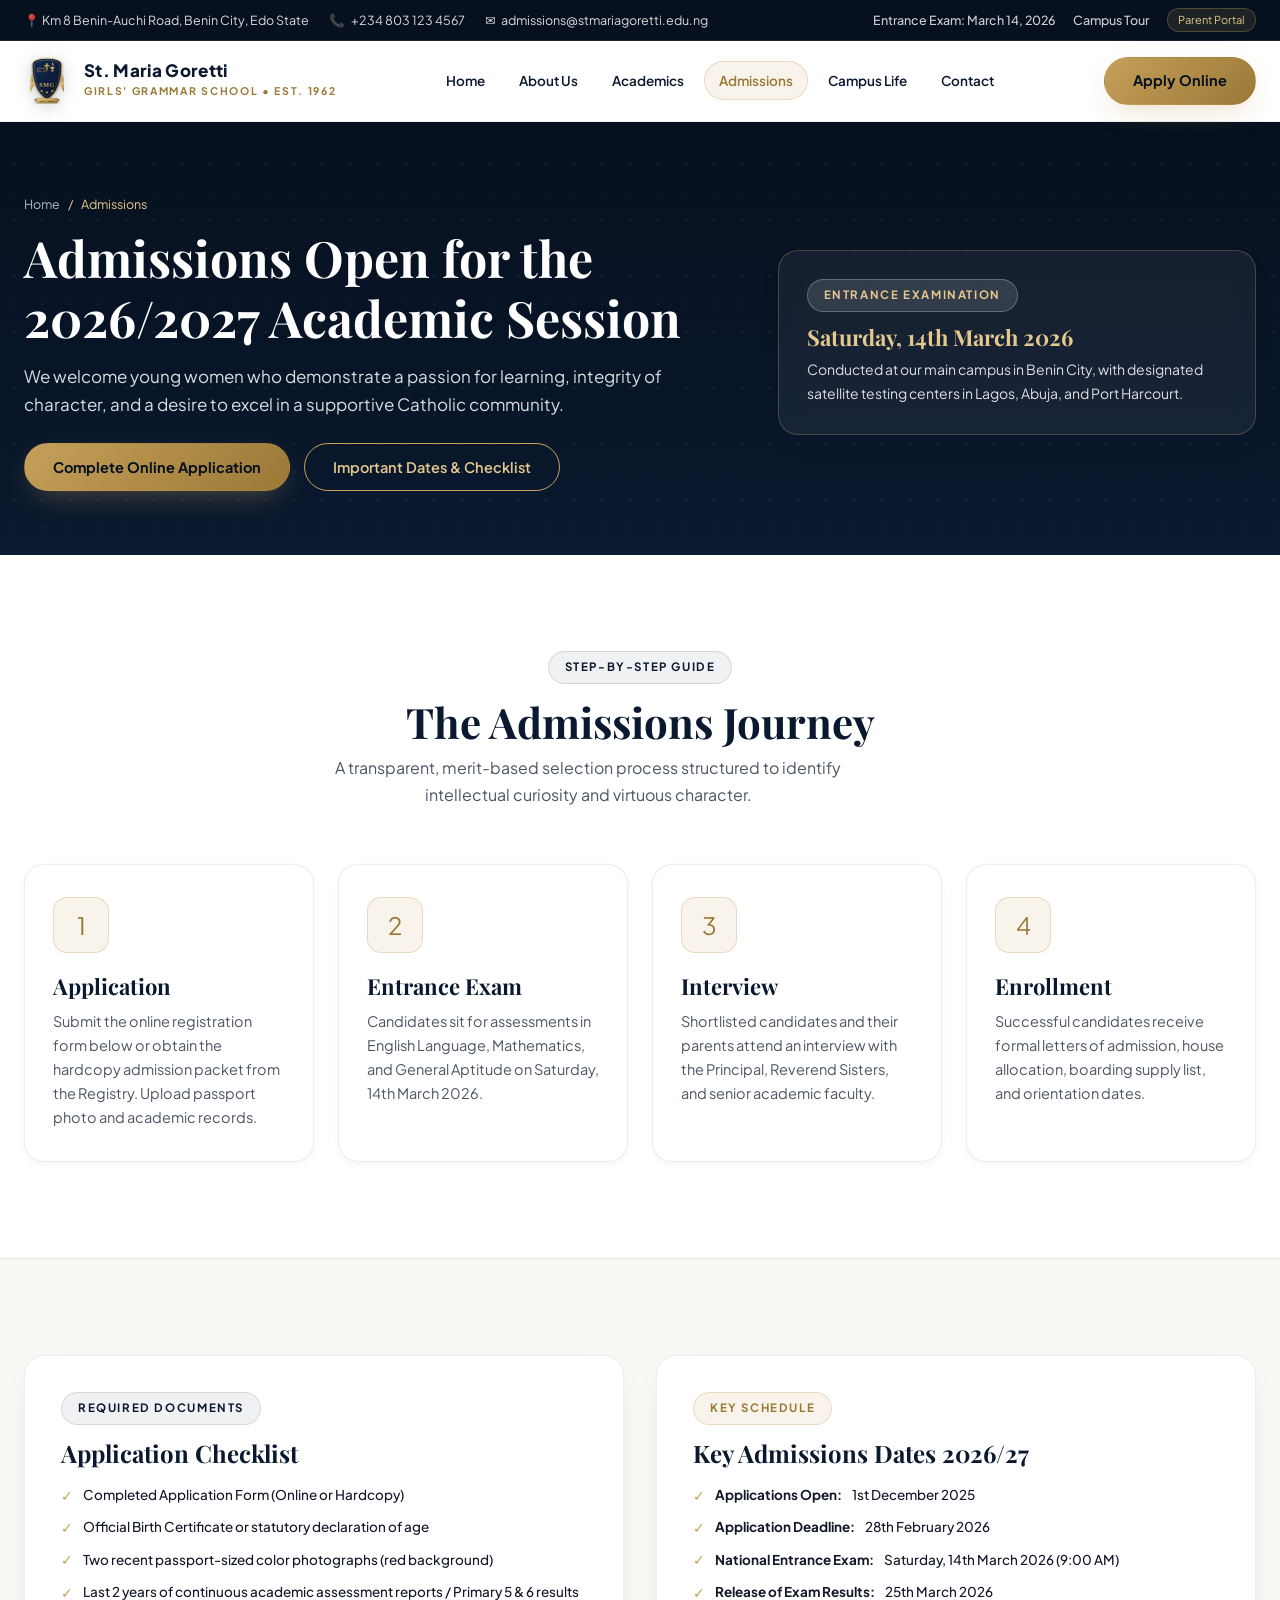
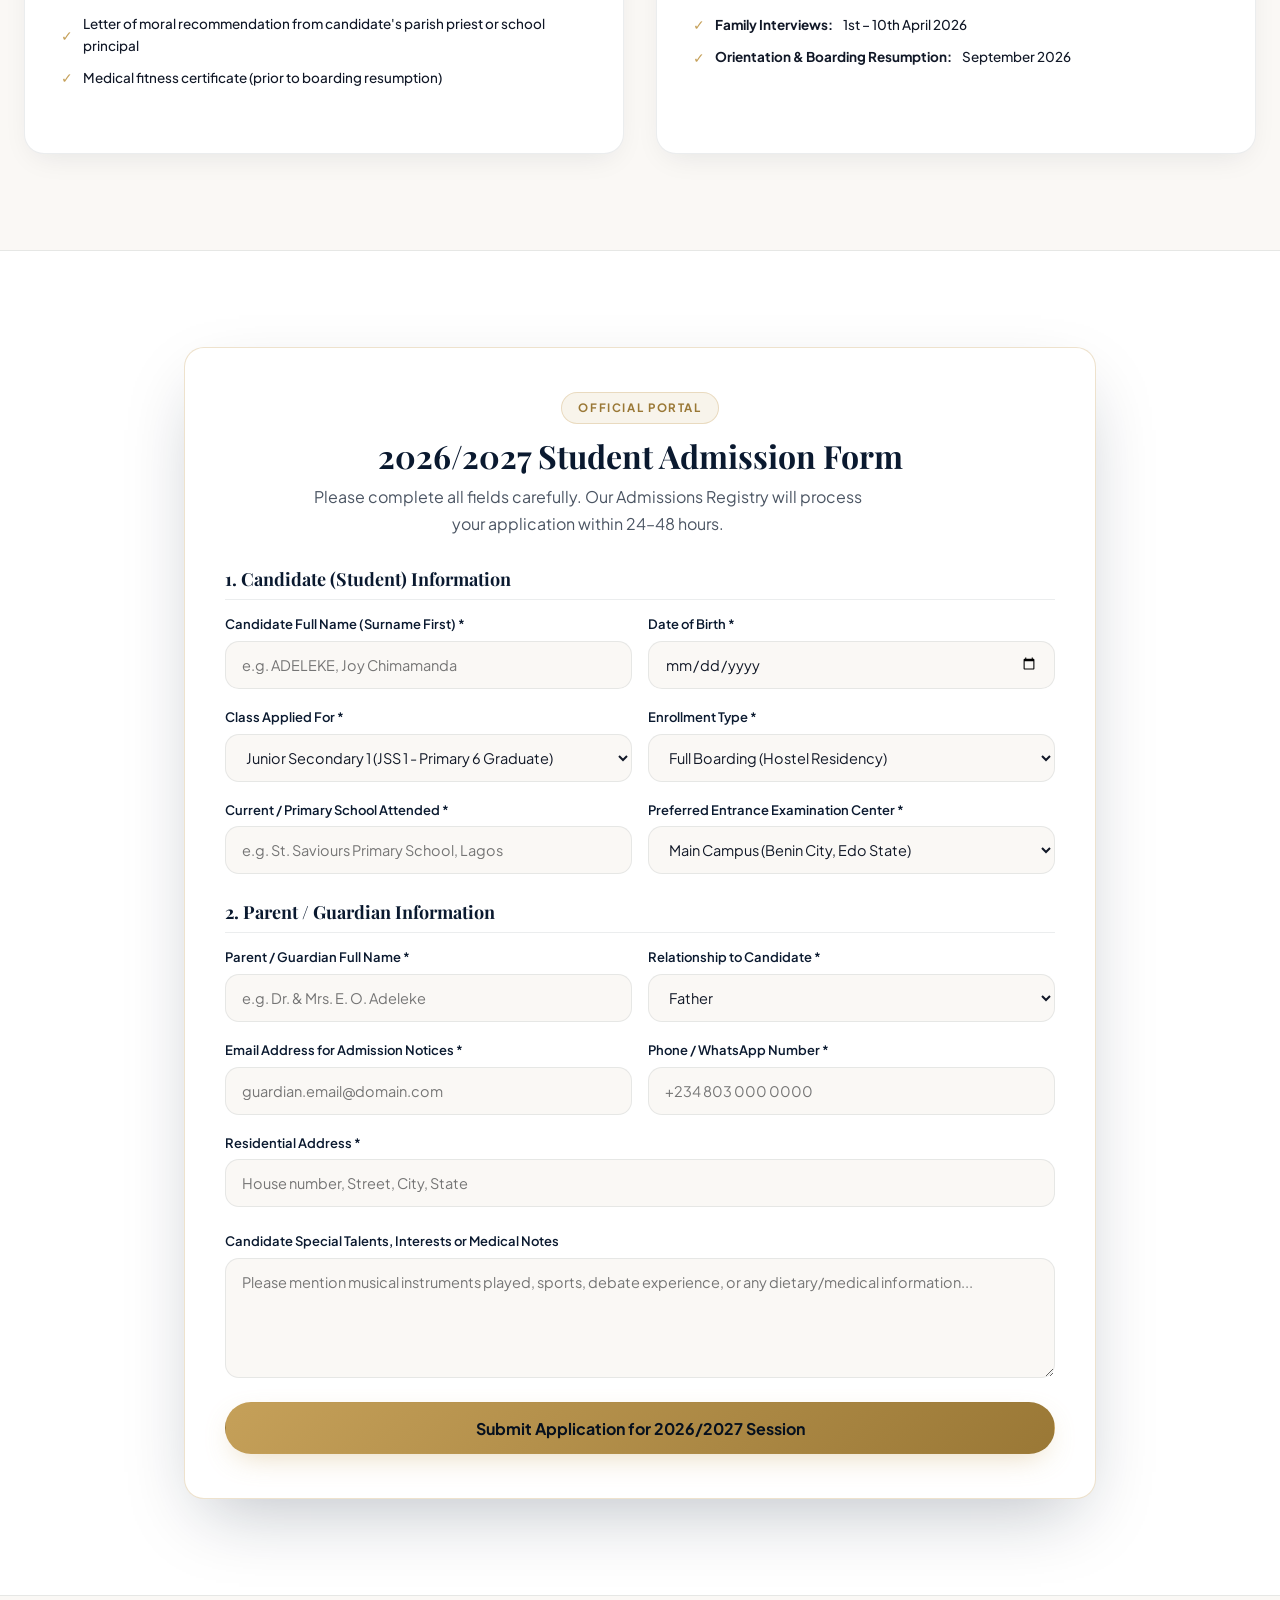
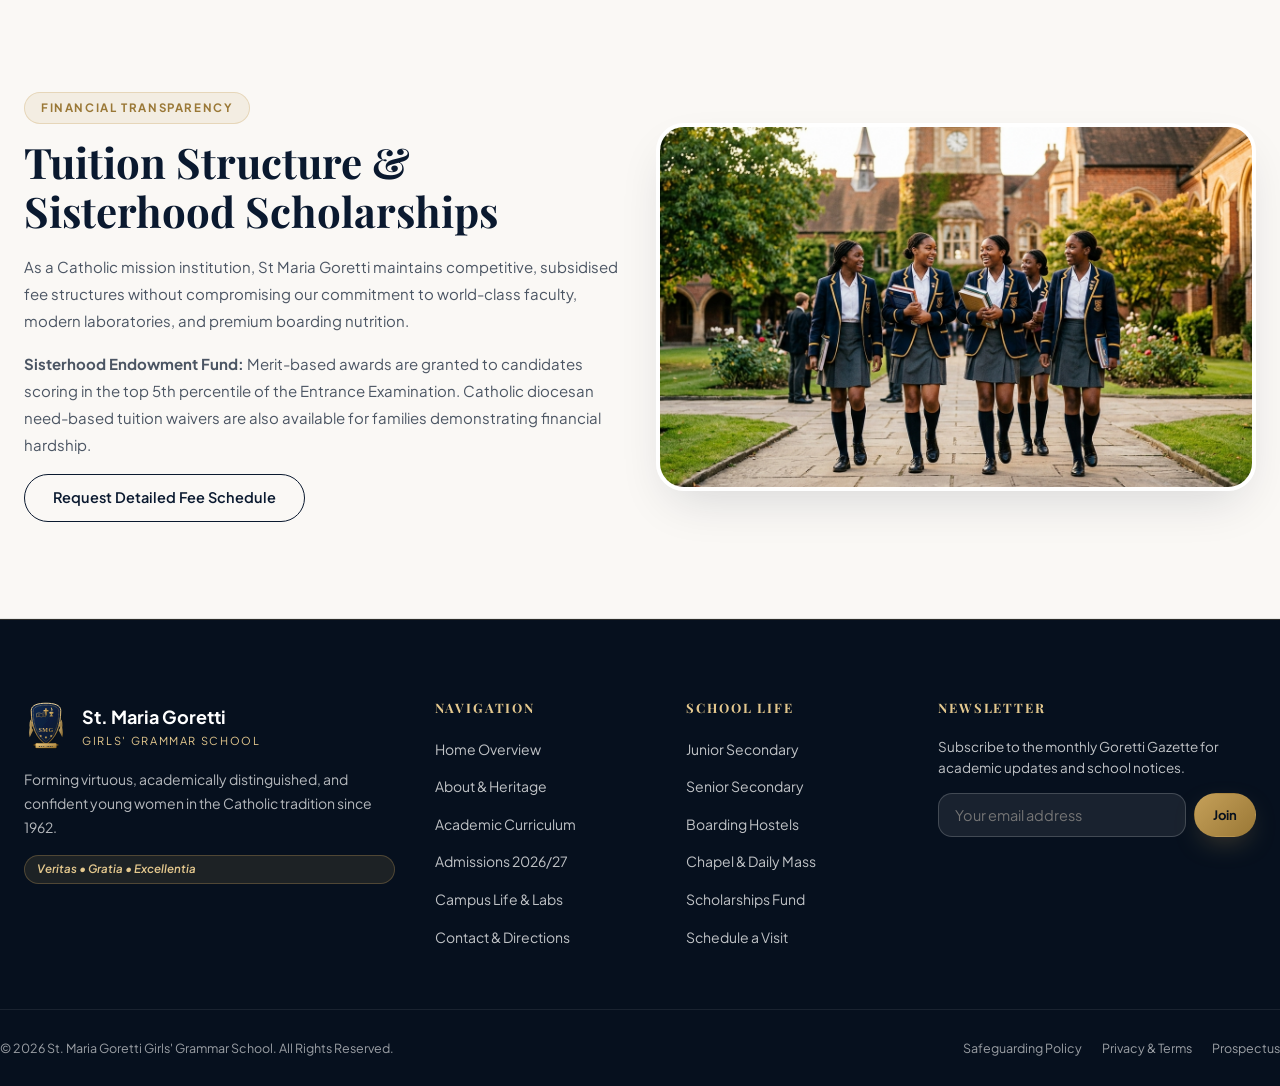
<file: admissions.html>
<!DOCTYPE html>
<html lang="en">
<head>
  <meta charset="UTF-8">
  <meta name="viewport" content="width=device-width, initial-scale=1.0">
  <title>Admissions & Enrollment 2026/2027 | St Maria Goretti Girls' Grammar School</title>
  <meta name="description" content="Apply for the 2026/2027 academic session at St Maria Goretti Girls' Grammar School. Entrance exam details, checklist, fees, scholarships, and online application portal.">
  <link rel="icon" type="image/svg+xml" href="images/crest.svg">
  <link rel="preconnect" href="https://fonts.googleapis.com">
  <link rel="preconnect" href="https://fonts.gstatic.com" crossorigin>
  <link href="https://fonts.googleapis.com/css2?family=Playfair+Display:ital,wght@0,500;0,600;0,700;0,800;1,500;1,600&family=Plus+Jakarta+Sans:wght@400;500;600;700;800&display=swap" rel="stylesheet">
  <link rel="stylesheet" href="index.css">
</head>
<body>

  <!-- Top Utility Bar -->
  <aside class="top-bar">
    <div class="container top-bar-inner">
      <div class="top-bar-info">
        <span>📍 Km 8 Benin-Auchi Road, Benin City, Edo State</span>
        <span>📞 <a href="tel:+2348031234567">+234 803 123 4567</a></span>
        <span>✉️ <a href="mailto:admissions@stmariagoretti.edu.ng">admissions@stmariagoretti.edu.ng</a></span>
      </div>
      <div class="top-bar-links">
        <a href="admissions.html">Entrance Exam: March 14, 2026</a>
        <a href="contact.html">Campus Tour</a>
        <span class="portal-tag">Parent Portal</span>
      </div>
    </div>
  </aside>

  <!-- Header -->
  <header id="header" class="header">
    <div class="container header-inner">
      <a href="index.html" class="logo-wrap" aria-label="St Maria Goretti Home">
        <img src="images/crest.svg" alt="St Maria Goretti School Crest" class="logo-crest">
        <div class="logo-text">
          <span class="logo-title">St. Maria Goretti</span>
          <span class="logo-sub">Girls' Grammar School • Est. 1962</span>
        </div>
      </a>

      <nav class="desktop-nav" aria-label="Primary Navigation">
        <a href="index.html" class="nav-link">Home</a>
        <a href="about.html" class="nav-link">About Us</a>
        <a href="academics.html" class="nav-link">Academics</a>
        <a href="admissions.html" class="nav-link active">Admissions</a>
        <a href="gallery.html" class="nav-link">Campus Life</a>
        <a href="contact.html" class="nav-link">Contact</a>
      </nav>

      <div class="header-actions">
        <a href="#applyForm" class="btn btn-gold" id="applyBtn">Apply Online</a>
        <button class="menu-btn" id="menuBtn" onclick="toggleMenu()" aria-label="Toggle mobile menu">☰</button>
      </div>
    </div>
  </header>

  <!-- Mobile Drawer Menu -->
  <div id="mobileMenu" class="mobile-menu" role="dialog" aria-modal="true" aria-label="Mobile Navigation">
    <div class="mobile-drawer">
      <div class="mobile-top">
        <div class="logo-wrap">
          <img src="images/crest.svg" alt="Crest" style="width:36px; height:42px;">
          <div class="logo-text">
            <span class="logo-title" style="font-size:15px;">St. Maria Goretti</span>
            <span class="logo-sub" style="font-size:9.5px;">Grammar School</span>
          </div>
        </div>
        <button class="close-btn" onclick="toggleMenu()" aria-label="Close menu">✕</button>
      </div>
      <div class="mobile-links">
        <a href="index.html" class="nav-link">Home</a>
        <a href="about.html" class="nav-link">About Us</a>
        <a href="academics.html" class="nav-link">Academics</a>
        <a href="admissions.html" class="nav-link active">Admissions</a>
        <a href="gallery.html" class="nav-link">Campus Life</a>
        <a href="contact.html" class="nav-link">Contact</a>
        <a href="#applyForm" class="btn btn-gold full" style="margin-top:16px;">Apply Now</a>
      </div>
      <div class="mobile-footer-info">
        <p><strong>Admissions Registry:</strong></p>
        <p>📞 +234 803 123 4567</p>
        <p>admissions@stmariagoretti.edu.ng</p>
      </div>
    </div>
  </div>

  <main>
    <!-- Subpage Hero -->
    <section class="subpage-hero">
      <div class="container subpage-hero-inner">
        <div>
          <div class="breadcrumbs">
            <a href="index.html">Home</a> <span>/</span> <span>Admissions</span>
          </div>
          <h1 class="serif subpage-title">Admissions Open for the 2026/2027 Academic Session</h1>
          <p class="subpage-desc">
            We welcome young women who demonstrate a passion for learning, integrity of character, and a desire to excel in a supportive Catholic community.
          </p>
          <div class="hero-btns" style="margin-top:24px;">
            <a href="#applyForm" class="btn btn-gold">Complete Online Application</a>
            <a href="#dates" class="btn btn-outline-gold">Important Dates & Checklist</a>
          </div>
        </div>
        <div class="card" style="padding:28px; background:rgba(255,255,255,0.06); border-color:rgba(197,160,89,0.3); color:#fff; backdrop-filter:blur(10px);">
          <div class="badge badge-light" style="margin-bottom:12px;">Entrance Examination</div>
          <h3 class="serif" style="color:var(--gold-light); font-size:22px; margin-bottom:8px;">Saturday, 14th March 2026</h3>
          <p style="font-size:14px; color:rgba(255,255,255,0.85); line-height:1.7;">
            Conducted at our main campus in Benin City, with designated satellite testing centers in Lagos, Abuja, and Port Harcourt.
          </p>
        </div>
      </div>
    </section>

    <!-- The 4-Stage Admissions Process -->
    <section class="section-white">
      <div class="container">
        <div class="section-head-center" data-reveal>
          <div class="badge badge-navy">Step-by-Step Guide</div>
          <h2 class="serif section-title">The Admissions Journey</h2>
          <p class="section-subtitle">A transparent, merit-based selection process structured to identify intellectual curiosity and virtuous character.</p>
        </div>

        <div class="grid-4">
          <div class="pillar-card" data-reveal>
            <div class="pillar-icon-box">1</div>
            <h3 class="serif">Application</h3>
            <p>Submit the online registration form below or obtain the hardcopy admission packet from the Registry. Upload passport photo and academic records.</p>
          </div>

          <div class="pillar-card" data-reveal>
            <div class="pillar-icon-box">2</div>
            <h3 class="serif">Entrance Exam</h3>
            <p>Candidates sit for assessments in English Language, Mathematics, and General Aptitude on Saturday, 14th March 2026.</p>
          </div>

          <div class="pillar-card" data-reveal>
            <div class="pillar-icon-box">3</div>
            <h3 class="serif">Interview</h3>
            <p>Shortlisted candidates and their parents attend an interview with the Principal, Reverend Sisters, and senior academic faculty.</p>
          </div>

          <div class="pillar-card" data-reveal>
            <div class="pillar-icon-box">4</div>
            <h3 class="serif">Enrollment</h3>
            <p>Successful candidates receive formal letters of admission, house allocation, boarding supply list, and orientation dates.</p>
          </div>
        </div>
      </div>
    </section>

    <!-- Checklist & Important Dates -->
    <section class="section-cream" id="dates">
      <div class="container">
        <div class="grid-2">
          <div class="card" style="padding:36px;" data-reveal>
            <div class="badge badge-navy" style="margin-bottom:14px;">Required Documents</div>
            <h3 class="serif" style="font-size:24px; margin-bottom:16px;">Application Checklist</h3>
            <ul class="curriculum-list">
              <li>Completed Application Form (Online or Hardcopy)</li>
              <li>Official Birth Certificate or statutory declaration of age</li>
              <li>Two recent passport-sized color photographs (red background)</li>
              <li>Last 2 years of continuous academic assessment reports / Primary 5 & 6 results</li>
              <li>Letter of moral recommendation from candidate's parish priest or school principal</li>
              <li>Medical fitness certificate (prior to boarding resumption)</li>
            </ul>
          </div>

          <div class="card" style="padding:36px;" data-reveal>
            <div class="badge" style="margin-bottom:14px;">Key Schedule</div>
            <h3 class="serif" style="font-size:24px; margin-bottom:16px;">Key Admissions Dates 2026/27</h3>
            <ul class="curriculum-list">
              <li><strong>Applications Open:</strong> 1st December 2025</li>
              <li><strong>Application Deadline:</strong> 28th February 2026</li>
              <li><strong>National Entrance Exam:</strong> Saturday, 14th March 2026 (9:00 AM)</li>
              <li><strong>Release of Exam Results:</strong> 25th March 2026</li>
              <li><strong>Family Interviews:</strong> 1st – 10th April 2026</li>
              <li><strong>Orientation & Boarding Resumption:</strong> September 2026</li>
            </ul>
          </div>
        </div>
      </div>
    </section>

    <!-- Official Online Application Form -->
    <section class="section-white" id="applyForm">
      <div class="container" style="max-width:960px;">
        <div class="form-card" data-reveal style="box-shadow:var(--shadow-xl); border:1px solid var(--border-gold);">
          <div class="section-head-center" style="margin-bottom:32px;">
            <div class="badge">Official Portal</div>
            <h2 class="serif section-title" style="font-size:32px;">2026/2027 Student Admission Form</h2>
            <p class="section-subtitle">Please complete all fields carefully. Our Admissions Registry will process your application within 24–48 hours.</p>
          </div>

          <form id="officialAdmissionForm" onsubmit="return handleFormSubmit(event, 'Student Admission Application')">
            <h4 class="serif" style="color:var(--navy); font-size:18px; margin-bottom:14px; border-bottom:1px solid var(--border-light); padding-bottom:8px;">1. Candidate (Student) Information</h4>

            <div class="form-group-row">
              <div class="form-field">
                <label class="form-label" for="studentFullName">Candidate Full Name (Surname First) *</label>
                <input type="text" id="studentFullName" name="name" required placeholder="e.g. ADELEKE, Joy Chimamanda">
              </div>
              <div class="form-field">
                <label class="form-label" for="dob">Date of Birth *</label>
                <input type="date" id="dob" name="dob" required>
              </div>
            </div>

            <div class="form-group-row">
              <div class="form-field">
                <label class="form-label" for="targetClass">Class Applied For *</label>
                <select id="targetClass" name="targetClass" required>
                  <option value="JSS 1 (Primary 6 Graduate)">Junior Secondary 1 (JSS 1 - Primary 6 Graduate)</option>
                  <option value="JSS 2 (Transfer Candidate)">Junior Secondary 2 (JSS 2 - Transfer Candidate)</option>
                  <option value="SS 1 (BECE Graduate - Pure Sciences)">Senior Secondary 1 (SS 1 - Pure Sciences)</option>
                  <option value="SS 1 (BECE Graduate - Arts & Humanities)">Senior Secondary 1 (SS 1 - Arts & Humanities)</option>
                  <option value="SS 1 (BECE Graduate - Commercial)">Senior Secondary 1 (SS 1 - Commercial)</option>
                </select>
              </div>
              <div class="form-field">
                <label class="form-label" for="enrollmentType">Enrollment Type *</label>
                <select id="enrollmentType" name="enrollmentType" required>
                  <option value="Full Boarding (Hostel Residency)">Full Boarding (Hostel Residency)</option>
                  <option value="Day Student (Benin City Residents Only)">Day Student (Benin City Residents Only)</option>
                </select>
              </div>
            </div>

            <div class="form-group-row">
              <div class="form-field">
                <label class="form-label" for="prevSchool">Current / Primary School Attended *</label>
                <input type="text" id="prevSchool" name="prevSchool" required placeholder="e.g. St. Saviours Primary School, Lagos">
              </div>
              <div class="form-field">
                <label class="form-label" for="examCenter">Preferred Entrance Examination Center *</label>
                <select id="examCenter" name="examCenter" required>
                  <option value="Main Campus (Benin City, Edo State)">Main Campus (Benin City, Edo State)</option>
                  <option value="Lagos Center (Maryland)">Lagos Center (Maryland)</option>
                  <option value="Abuja Center (Garki)">Abuja Center (Garki)</option>
                  <option value="Port Harcourt Center">Port Harcourt Center</option>
                </select>
              </div>
            </div>

            <h4 class="serif" style="color:var(--navy); font-size:18px; margin:28px 0 14px; border-bottom:1px solid var(--border-light); padding-bottom:8px;">2. Parent / Guardian Information</h4>

            <div class="form-group-row">
              <div class="form-field">
                <label class="form-label" for="guardianName">Parent / Guardian Full Name *</label>
                <input type="text" id="guardianName" name="guardianName" required placeholder="e.g. Dr. & Mrs. E. O. Adeleke">
              </div>
              <div class="form-field">
                <label class="form-label" for="guardianRelationship">Relationship to Candidate *</label>
                <select id="guardianRelationship" name="relationship">
                  <option value="Father">Father</option>
                  <option value="Mother">Mother</option>
                  <option value="Legal Guardian">Legal Guardian</option>
                </select>
              </div>
            </div>

            <div class="form-group-row">
              <div class="form-field">
                <label class="form-label" for="guardianEmail">Email Address for Admission Notices *</label>
                <input type="email" id="guardianEmail" name="email" required placeholder="guardian.email@domain.com">
              </div>
              <div class="form-field">
                <label class="form-label" for="guardianPhone">Phone / WhatsApp Number *</label>
                <input type="tel" id="guardianPhone" name="phone" required placeholder="+234 803 000 0000">
              </div>
            </div>

            <div class="form-field" style="margin-bottom:24px;">
              <label class="form-label" for="homeAddress">Residential Address *</label>
              <input type="text" id="homeAddress" name="address" required placeholder="House number, Street, City, State">
            </div>

            <div class="form-field" style="margin-bottom:24px;">
              <label class="form-label" for="additionalNotes">Candidate Special Talents, Interests or Medical Notes</label>
              <textarea id="additionalNotes" name="message" placeholder="Please mention musical instruments played, sports, debate experience, or any dietary/medical information..."></textarea>
            </div>

            <button type="submit" class="btn btn-gold full" style="height:52px; font-size:16px;">Submit Application for 2026/2027 Session</button>
            <div class="form-status" id="formStatus"></div>
          </form>
        </div>
      </div>
    </section>

    <!-- Fees & Scholarships Information -->
    <section class="section-cream" id="fees">
      <div class="container">
        <div class="grid-2" style="align-items:center;">
          <div data-reveal>
            <div class="badge">Financial Transparency</div>
            <h2 class="serif section-title" style="margin-bottom:18px;">Tuition Structure & Sisterhood Scholarships</h2>
            <p style="color:var(--text-secondary); font-size:15px; line-height:1.8; margin-bottom:16px;">
              As a Catholic mission institution, St Maria Goretti maintains competitive, subsidised fee structures without compromising our commitment to world-class faculty, modern laboratories, and premium boarding nutrition.
            </p>
            <p style="color:var(--text-secondary); font-size:15px; line-height:1.8; margin-bottom:16px;">
              <strong>Sisterhood Endowment Fund:</strong> Merit-based awards are granted to candidates scoring in the top 5th percentile of the Entrance Examination. Catholic diocesan need-based tuition waivers are also available for families demonstrating financial hardship.
            </p>
            <a href="contact.html" class="btn btn-outline">Request Detailed Fee Schedule</a>
          </div>

          <div class="hero-media-card" data-reveal style="box-shadow:var(--shadow-lg);">
            <img src="images/hero_students.jpg" alt="St Maria Goretti Students" class="hero-img" style="height:360px;">
          </div>
        </div>
      </div>
    </section>
  </main>

  <!-- Authoritative Footer -->
  <footer class="footer">
    <div class="container footer-top">
      <div class="footer-brand">
        <div class="footer-logo">
          <img src="images/crest.svg" alt="School Crest" class="footer-crest">
          <div>
            <div class="footer-brand-title">St. Maria Goretti</div>
            <div class="footer-brand-sub">Girls' Grammar School</div>
          </div>
        </div>
        <p class="footer-desc">
          Forming virtuous, academically distinguished, and confident young women in the Catholic tradition since 1962.
        </p>
        <span class="motto-banner">Veritas • Gratia • Excellentia</span>
      </div>

      <div>
        <h4 class="footer-col-title">Navigation</h4>
        <ul class="footer-links-list">
          <li><a href="index.html">Home Overview</a></li>
          <li><a href="about.html">About & Heritage</a></li>
          <li><a href="academics.html">Academic Curriculum</a></li>
          <li><a href="admissions.html">Admissions 2026/27</a></li>
          <li><a href="gallery.html">Campus Life & Labs</a></li>
          <li><a href="contact.html">Contact & Directions</a></li>
        </ul>
      </div>

      <div>
        <h4 class="footer-col-title">School Life</h4>
        <ul class="footer-links-list">
          <li><a href="academics.html#jss">Junior Secondary</a></li>
          <li><a href="academics.html#sss">Senior Secondary</a></li>
          <li><a href="gallery.html">Boarding Hostels</a></li>
          <li><a href="gallery.html">Chapel & Daily Mass</a></li>
          <li><a href="admissions.html#fees">Scholarships Fund</a></li>
          <li><a href="contact.html#visit">Schedule a Visit</a></li>
        </ul>
      </div>

      <div class="footer-newsletter">
        <h4 class="footer-col-title">Newsletter</h4>
        <p>Subscribe to the monthly Goretti Gazette for academic updates and school notices.</p>
        <form onsubmit="return handleNewsletter(event)" class="newsletter-box">
          <input type="email" placeholder="Your email address" required aria-label="Email for newsletter">
          <button type="submit" class="btn btn-gold" style="height:44px; padding:0 18px; font-size:13px;">Join</button>
        </form>
      </div>
    </div>

    <div class="container footer-bottom">
      <div>
        © 2026 St. Maria Goretti Girls' Grammar School. All Rights Reserved.
      </div>
      <div class="footer-bottom-links">
        <a href="about.html">Safeguarding Policy</a>
        <a href="about.html">Privacy & Terms</a>
        <a href="admissions.html">Prospectus</a>
      </div>
    </div>
  </footer>

  <script src="index.js"></script>
</body>
</html>
</file>
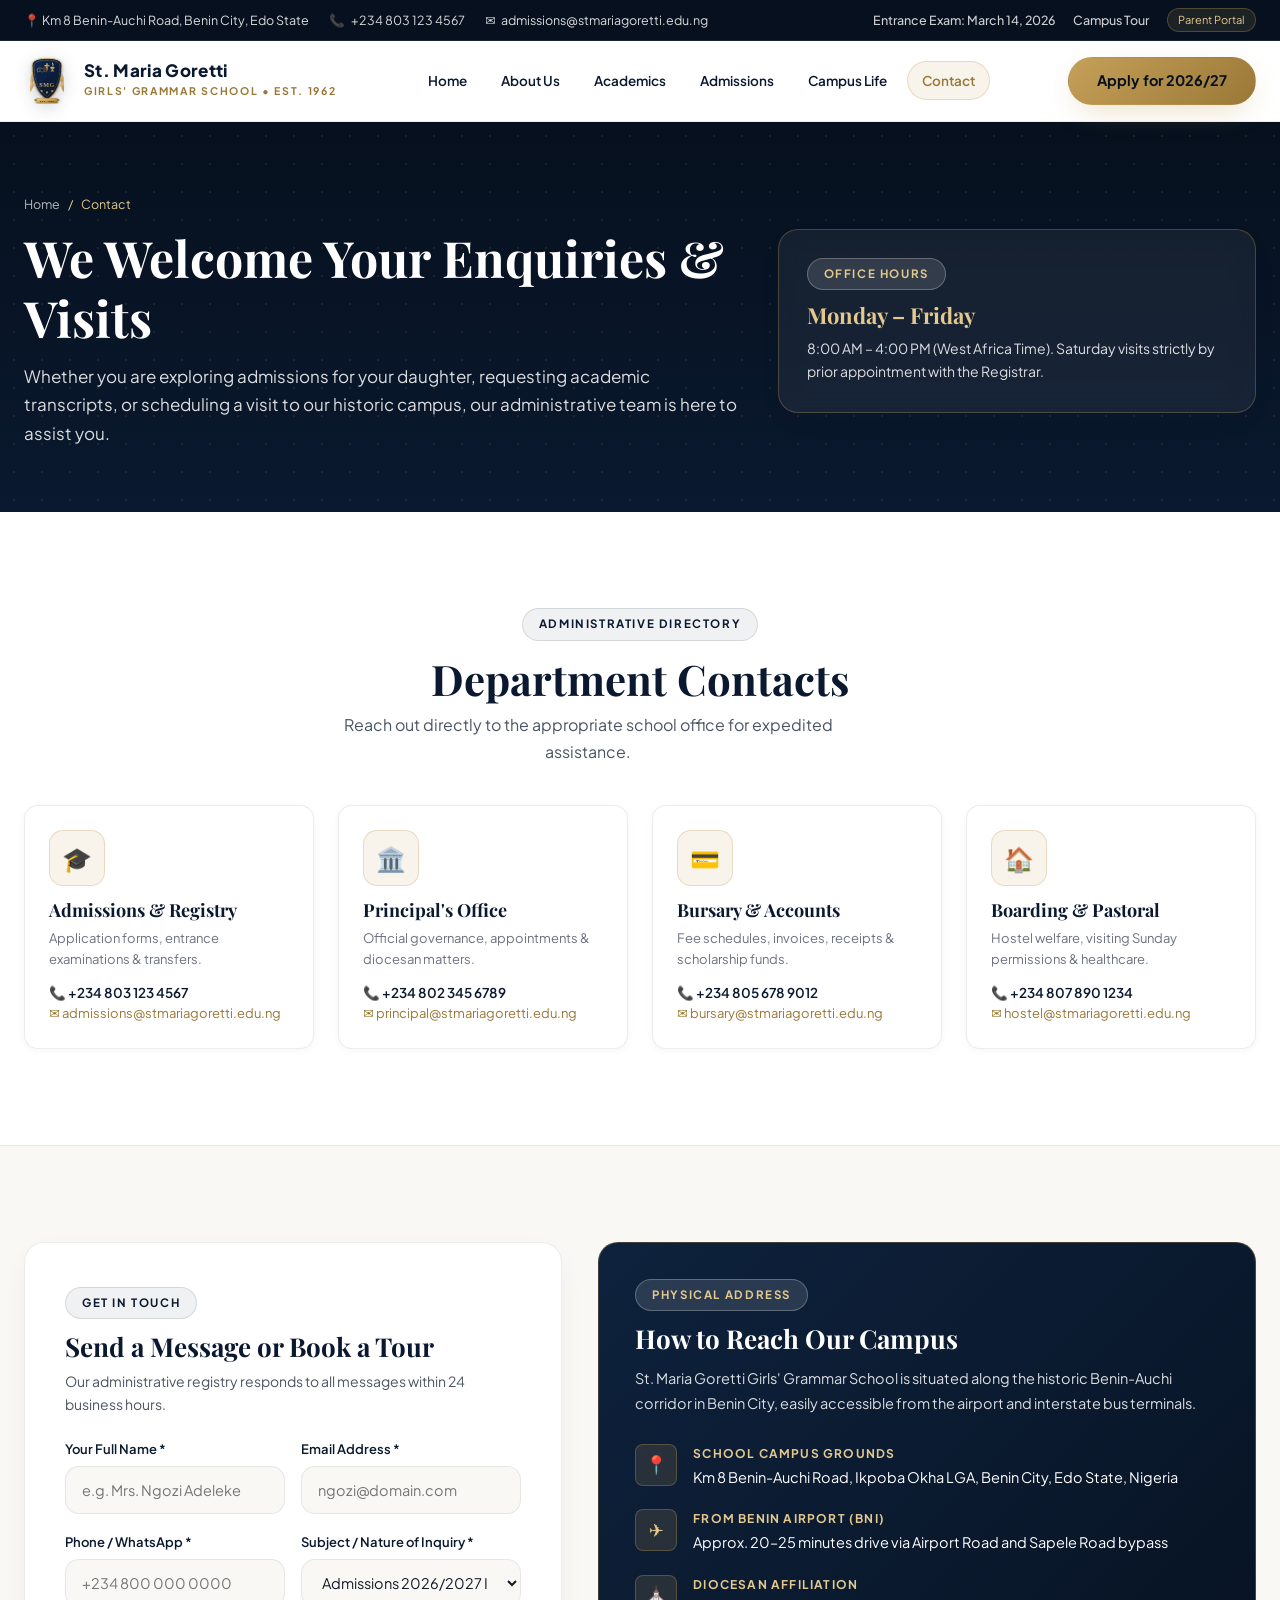
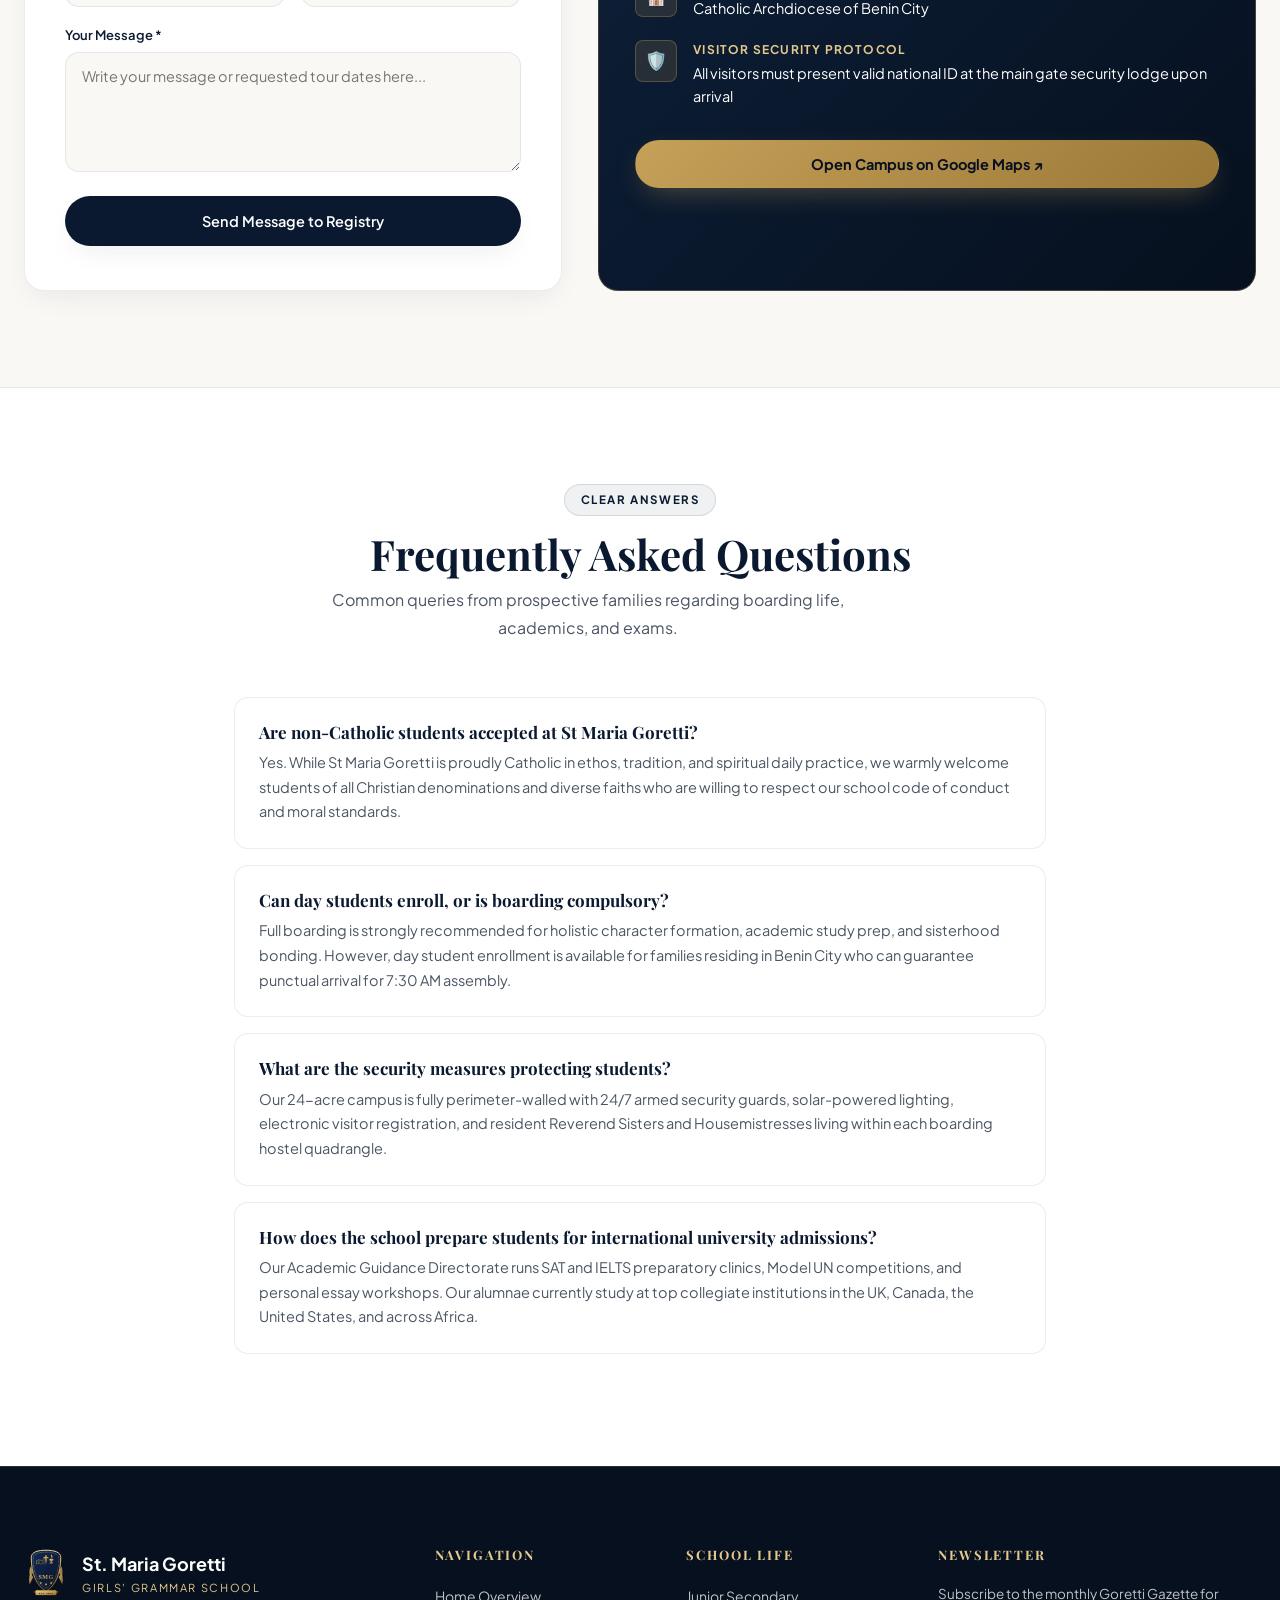
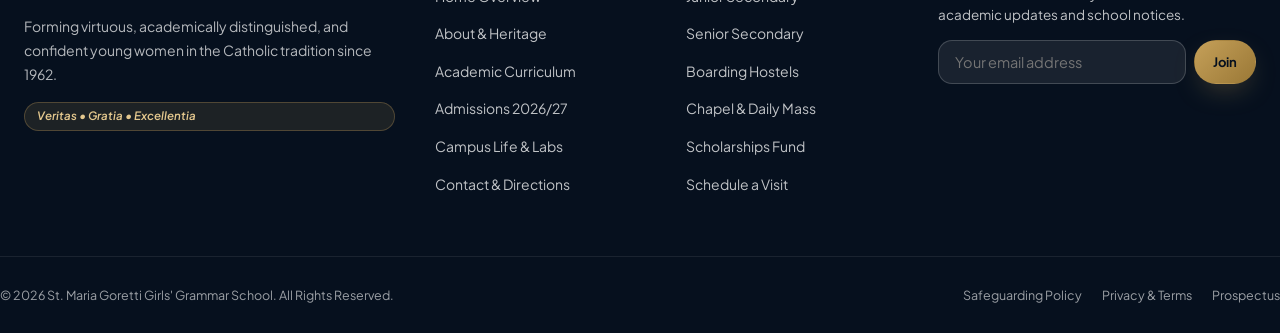
<file: contact.html>
<!DOCTYPE html>
<html lang="en">
<head>
  <meta charset="UTF-8">
  <meta name="viewport" content="width=device-width, initial-scale=1.0">
  <title>Contact & Visit Us | St Maria Goretti Girls' Grammar School</title>
  <meta name="description" content="Get in touch with the admissions registry, book a campus tour, or reach the principal's office at St Maria Goretti Girls' Grammar School, Benin City, Edo State.">
  <link rel="icon" type="image/svg+xml" href="images/crest.svg">
  <link rel="preconnect" href="https://fonts.googleapis.com">
  <link rel="preconnect" href="https://fonts.gstatic.com" crossorigin>
  <link href="https://fonts.googleapis.com/css2?family=Playfair+Display:ital,wght@0,500;0,600;0,700;0,800;1,500;1,600&family=Plus+Jakarta+Sans:wght@400;500;600;700;800&display=swap" rel="stylesheet">
  <link rel="stylesheet" href="index.css">
  <style>
    .dept-card {
      padding: 24px;
      background: var(--white);
      border-radius: var(--radius-md);
      border: 1px solid var(--border-light);
      box-shadow: var(--shadow-sm);
      transition: all var(--transition-fast);
    }
    .dept-card:hover {
      border-color: var(--border-gold);
      transform: translateY(-2px);
    }
    .map-container {
      background: linear-gradient(135deg, var(--navy-surface) 0%, var(--navy-deep) 100%);
      color: #fff;
      border-radius: var(--radius-lg);
      padding: 36px;
      border: 1px solid rgba(197, 160, 89, 0.3);
      position: relative;
      overflow: hidden;
    }
    .faq-item {
      background: var(--white);
      border-radius: var(--radius-md);
      border: 1px solid var(--border-light);
      padding: 24px;
      margin-bottom: 16px;
    }
    .faq-q {
      font-size: 17px;
      font-weight: 700;
      color: var(--navy);
      margin-bottom: 8px;
    }
    .faq-a {
      font-size: 14.5px;
      color: var(--text-secondary);
      line-height: 1.7;
    }
  </style>
</head>
<body>

  <!-- Top Utility Bar -->
  <aside class="top-bar">
    <div class="container top-bar-inner">
      <div class="top-bar-info">
        <span>📍 Km 8 Benin-Auchi Road, Benin City, Edo State</span>
        <span>📞 <a href="tel:+2348031234567">+234 803 123 4567</a></span>
        <span>✉️ <a href="mailto:admissions@stmariagoretti.edu.ng">admissions@stmariagoretti.edu.ng</a></span>
      </div>
      <div class="top-bar-links">
        <a href="admissions.html">Entrance Exam: March 14, 2026</a>
        <a href="contact.html">Campus Tour</a>
        <span class="portal-tag">Parent Portal</span>
      </div>
    </div>
  </aside>

  <!-- Header -->
  <header id="header" class="header">
    <div class="container header-inner">
      <a href="index.html" class="logo-wrap" aria-label="St Maria Goretti Home">
        <img src="images/crest.svg" alt="St Maria Goretti School Crest" class="logo-crest">
        <div class="logo-text">
          <span class="logo-title">St. Maria Goretti</span>
          <span class="logo-sub">Girls' Grammar School • Est. 1962</span>
        </div>
      </a>

      <nav class="desktop-nav" aria-label="Primary Navigation">
        <a href="index.html" class="nav-link">Home</a>
        <a href="about.html" class="nav-link">About Us</a>
        <a href="academics.html" class="nav-link">Academics</a>
        <a href="admissions.html" class="nav-link">Admissions</a>
        <a href="gallery.html" class="nav-link">Campus Life</a>
        <a href="contact.html" class="nav-link active">Contact</a>
      </nav>

      <div class="header-actions">
        <a href="admissions.html" class="btn btn-gold" id="applyBtn">Apply for 2026/27</a>
        <button class="menu-btn" id="menuBtn" onclick="toggleMenu()" aria-label="Toggle mobile menu">☰</button>
      </div>
    </div>
  </header>

  <!-- Mobile Drawer Menu -->
  <div id="mobileMenu" class="mobile-menu" role="dialog" aria-modal="true" aria-label="Mobile Navigation">
    <div class="mobile-drawer">
      <div class="mobile-top">
        <div class="logo-wrap">
          <img src="images/crest.svg" alt="Crest" style="width:36px; height:42px;">
          <div class="logo-text">
            <span class="logo-title" style="font-size:15px;">St. Maria Goretti</span>
            <span class="logo-sub" style="font-size:9.5px;">Grammar School</span>
          </div>
        </div>
        <button class="close-btn" onclick="toggleMenu()" aria-label="Close menu">✕</button>
      </div>
      <div class="mobile-links">
        <a href="index.html" class="nav-link">Home</a>
        <a href="about.html" class="nav-link">About Us</a>
        <a href="academics.html" class="nav-link">Academics</a>
        <a href="admissions.html" class="nav-link">Admissions</a>
        <a href="gallery.html" class="nav-link">Campus Life</a>
        <a href="contact.html" class="nav-link active">Contact</a>
        <a href="admissions.html" class="btn btn-gold full" style="margin-top:16px;">Apply Now</a>
      </div>
      <div class="mobile-footer-info">
        <p><strong>Registry Office:</strong></p>
        <p>📞 +234 803 123 4567</p>
        <p>admissions@stmariagoretti.edu.ng</p>
      </div>
    </div>
  </div>

  <main>
    <!-- Subpage Hero -->
    <section class="subpage-hero">
      <div class="container subpage-hero-inner">
        <div>
          <div class="breadcrumbs">
            <a href="index.html">Home</a> <span>/</span> <span>Contact</span>
          </div>
          <h1 class="serif subpage-title">We Welcome Your Enquiries & Visits</h1>
          <p class="subpage-desc">
            Whether you are exploring admissions for your daughter, requesting academic transcripts, or scheduling a visit to our historic campus, our administrative team is here to assist you.
          </p>
        </div>
        <div class="card" style="padding:28px; background:rgba(255,255,255,0.06); border-color:rgba(197,160,89,0.3); color:#fff; backdrop-filter:blur(10px);">
          <div class="badge badge-light" style="margin-bottom:12px;">Office Hours</div>
          <h3 class="serif" style="color:var(--gold-light); font-size:22px; margin-bottom:8px;">Monday – Friday</h3>
          <p style="font-size:14px; color:rgba(255,255,255,0.85); line-height:1.7;">
            8:00 AM – 4:00 PM (West Africa Time). Saturday visits strictly by prior appointment with the Registrar.
          </p>
        </div>
      </div>
    </section>

    <!-- Department Directory Strip -->
    <section class="section-white">
      <div class="container">
        <div class="section-head-center" data-reveal style="margin-bottom:40px;">
          <div class="badge badge-navy">Administrative Directory</div>
          <h2 class="serif section-title">Department Contacts</h2>
          <p class="section-subtitle">Reach out directly to the appropriate school office for expedited assistance.</p>
        </div>

        <div class="grid-4" data-reveal>
          <div class="dept-card">
            <div class="pillar-icon-box" style="margin-bottom:14px;">🎓</div>
            <h4 class="serif" style="font-size:18px;">Admissions & Registry</h4>
            <p style="font-size:13px; color:var(--text-muted); margin:6px 0 12px;">Application forms, entrance examinations & transfers.</p>
            <p style="font-size:13.5px; font-weight:600; color:var(--navy);">📞 +234 803 123 4567</p>
            <p style="font-size:13px; color:var(--gold-dark);">✉️ admissions@stmariagoretti.edu.ng</p>
          </div>

          <div class="dept-card">
            <div class="pillar-icon-box" style="margin-bottom:14px;">🏛️</div>
            <h4 class="serif" style="font-size:18px;">Principal's Office</h4>
            <p style="font-size:13px; color:var(--text-muted); margin:6px 0 12px;">Official governance, appointments & diocesan matters.</p>
            <p style="font-size:13.5px; font-weight:600; color:var(--navy);">📞 +234 802 345 6789</p>
            <p style="font-size:13px; color:var(--gold-dark);">✉️ principal@stmariagoretti.edu.ng</p>
          </div>

          <div class="dept-card">
            <div class="pillar-icon-box" style="margin-bottom:14px;">💳</div>
            <h4 class="serif" style="font-size:18px;">Bursary & Accounts</h4>
            <p style="font-size:13px; color:var(--text-muted); margin:6px 0 12px;">Fee schedules, invoices, receipts & scholarship funds.</p>
            <p style="font-size:13.5px; font-weight:600; color:var(--navy);">📞 +234 805 678 9012</p>
            <p style="font-size:13px; color:var(--gold-dark);">✉️ bursary@stmariagoretti.edu.ng</p>
          </div>

          <div class="dept-card">
            <div class="pillar-icon-box" style="margin-bottom:14px;">🏠</div>
            <h4 class="serif" style="font-size:18px;">Boarding & Pastoral</h4>
            <p style="font-size:13px; color:var(--text-muted); margin:6px 0 12px;">Hostel welfare, visiting Sunday permissions & healthcare.</p>
            <p style="font-size:13.5px; font-weight:600; color:var(--navy);">📞 +234 807 890 1234</p>
            <p style="font-size:13px; color:var(--gold-dark);">✉️ hostel@stmariagoretti.edu.ng</p>
          </div>
        </div>
      </div>
    </section>

    <!-- Interactive Form and Map Location Section -->
    <section class="section-cream">
      <div class="container">
        <div class="contact-grid">
          <!-- Form -->
          <div class="form-card" data-reveal>
            <div class="badge badge-navy" style="margin-bottom:12px;">Get In Touch</div>
            <h3 class="serif" style="font-size:26px; margin-bottom:8px;">Send a Message or Book a Tour</h3>
            <p style="font-size:14px; color:var(--text-secondary); margin-bottom:24px;">Our administrative registry responds to all messages within 24 business hours.</p>

            <form id="contactPageForm" onsubmit="return handleFormSubmit(event, 'Message to School Registry')">
              <div class="form-group-row">
                <div class="form-field">
                  <label class="form-label" for="contactName">Your Full Name *</label>
                  <input type="text" id="contactName" name="name" required placeholder="e.g. Mrs. Ngozi Adeleke">
                </div>
                <div class="form-field">
                  <label class="form-label" for="contactEmail">Email Address *</label>
                  <input type="email" id="contactEmail" name="email" required placeholder="ngozi@domain.com">
                </div>
              </div>

              <div class="form-group-row">
                <div class="form-field">
                  <label class="form-label" for="contactPhone">Phone / WhatsApp *</label>
                  <input type="tel" id="contactPhone" name="phone" required placeholder="+234 800 000 0000">
                </div>
                <div class="form-field">
                  <label class="form-label" for="contactSubject">Subject / Nature of Inquiry *</label>
                  <select id="contactSubject" name="subject" required>
                    <option value="Admissions 2026/2027 Inquiries">Admissions 2026/2027 Inquiries</option>
                    <option value="Schedule a Guided Campus Tour">Schedule a Guided Campus Tour</option>
                    <option value="Fees, Payment & Scholarship Inquiry">Fees, Payment & Scholarship Inquiry</option>
                    <option value="Boarding Hostel & Student Welfare">Boarding Hostel & Student Welfare</option>
                    <option value="Academic Transcript / Alumnae Verification">Academic Transcript / Alumnae Verification</option>
                    <option value="General Administration / Other">General Administration / Other</option>
                  </select>
                </div>
              </div>

              <div class="form-field" style="margin-bottom:24px;">
                <label class="form-label" for="contactMessage">Your Message *</label>
                <textarea id="contactMessage" name="message" required placeholder="Write your message or requested tour dates here..."></textarea>
              </div>

              <button type="submit" class="btn btn-primary full" style="height:50px;">Send Message to Registry</button>
              <div class="form-status" id="formStatus"></div>
            </form>
          </div>

          <!-- Location & Transit Card -->
          <div class="map-container" data-reveal>
            <div>
              <div class="badge badge-light" style="margin-bottom:12px;">Physical Address</div>
              <h3 class="serif" style="font-size:26px; color:#fff; margin-bottom:12px;">How to Reach Our Campus</h3>
              <p style="color:rgba(255,255,255,0.85); font-size:14.5px; line-height:1.7; margin-bottom:28px;">
                St. Maria Goretti Girls' Grammar School is situated along the historic Benin-Auchi corridor in Benin City, easily accessible from the airport and interstate bus terminals.
              </p>

              <div class="contact-detail-list">
                <div class="contact-item">
                  <div class="contact-icon">📍</div>
                  <div>
                    <div class="contact-item-title">School Campus Grounds</div>
                    <div class="contact-item-val">Km 8 Benin-Auchi Road, Ikpoba Okha LGA, Benin City, Edo State, Nigeria</div>
                  </div>
                </div>

                <div class="contact-item">
                  <div class="contact-icon">✈️</div>
                  <div>
                    <div class="contact-item-title">From Benin Airport (BNI)</div>
                    <div class="contact-item-val">Approx. 20–25 minutes drive via Airport Road and Sapele Road bypass</div>
                  </div>
                </div>

                <div class="contact-item">
                  <div class="contact-icon">⛪</div>
                  <div>
                    <div class="contact-item-title">Diocesan Affiliation</div>
                    <div class="contact-item-val">Catholic Archdiocese of Benin City</div>
                  </div>
                </div>

                <div class="contact-item">
                  <div class="contact-icon">🛡️</div>
                  <div>
                    <div class="contact-item-title">Visitor Security Protocol</div>
                    <div class="contact-item-val">All visitors must present valid national ID at the main gate security lodge upon arrival</div>
                  </div>
                </div>
              </div>

              <div style="margin-top:32px;">
                <a href="https://maps.google.com/?q=St+Maria+Goretti+Girls+Grammar+School+Benin+City" target="_blank" rel="noopener noreferrer" class="btn btn-gold full">
                  Open Campus on Google Maps ↗
                </a>
              </div>
            </div>
          </div>
        </div>
      </div>
    </section>

    <!-- Frequently Asked Questions (FAQ) -->
    <section class="section-white">
      <div class="container" style="max-width:860px;">
        <div class="section-head-center" data-reveal>
          <div class="badge badge-navy">Clear Answers</div>
          <h2 class="serif section-title">Frequently Asked Questions</h2>
          <p class="section-subtitle">Common queries from prospective families regarding boarding life, academics, and exams.</p>
        </div>

        <div data-reveal>
          <div class="faq-item">
            <h4 class="faq-q">Are non-Catholic students accepted at St Maria Goretti?</h4>
            <p class="faq-a">
              Yes. While St Maria Goretti is proudly Catholic in ethos, tradition, and spiritual daily practice, we warmly welcome students of all Christian denominations and diverse faiths who are willing to respect our school code of conduct and moral standards.
            </p>
          </div>

          <div class="faq-item">
            <h4 class="faq-q">Can day students enroll, or is boarding compulsory?</h4>
            <p class="faq-a">
              Full boarding is strongly recommended for holistic character formation, academic study prep, and sisterhood bonding. However, day student enrollment is available for families residing in Benin City who can guarantee punctual arrival for 7:30 AM assembly.
            </p>
          </div>

          <div class="faq-item">
            <h4 class="faq-q">What are the security measures protecting students?</h4>
            <p class="faq-a">
              Our 24-acre campus is fully perimeter-walled with 24/7 armed security guards, solar-powered lighting, electronic visitor registration, and resident Reverend Sisters and Housemistresses living within each boarding hostel quadrangle.
            </p>
          </div>

          <div class="faq-item">
            <h4 class="faq-q">How does the school prepare students for international university admissions?</h4>
            <p class="faq-a">
              Our Academic Guidance Directorate runs SAT and IELTS preparatory clinics, Model UN competitions, and personal essay workshops. Our alumnae currently study at top collegiate institutions in the UK, Canada, the United States, and across Africa.
            </p>
          </div>
        </div>
      </div>
    </section>
  </main>

  <!-- Authoritative Footer -->
  <footer class="footer">
    <div class="container footer-top">
      <div class="footer-brand">
        <div class="footer-logo">
          <img src="images/crest.svg" alt="School Crest" class="footer-crest">
          <div>
            <div class="footer-brand-title">St. Maria Goretti</div>
            <div class="footer-brand-sub">Girls' Grammar School</div>
          </div>
        </div>
        <p class="footer-desc">
          Forming virtuous, academically distinguished, and confident young women in the Catholic tradition since 1962.
        </p>
        <span class="motto-banner">Veritas • Gratia • Excellentia</span>
      </div>

      <div>
        <h4 class="footer-col-title">Navigation</h4>
        <ul class="footer-links-list">
          <li><a href="index.html">Home Overview</a></li>
          <li><a href="about.html">About & Heritage</a></li>
          <li><a href="academics.html">Academic Curriculum</a></li>
          <li><a href="admissions.html">Admissions 2026/27</a></li>
          <li><a href="gallery.html">Campus Life & Labs</a></li>
          <li><a href="contact.html">Contact & Directions</a></li>
        </ul>
      </div>

      <div>
        <h4 class="footer-col-title">School Life</h4>
        <ul class="footer-links-list">
          <li><a href="academics.html#jss">Junior Secondary</a></li>
          <li><a href="academics.html#sss">Senior Secondary</a></li>
          <li><a href="gallery.html">Boarding Hostels</a></li>
          <li><a href="gallery.html">Chapel & Daily Mass</a></li>
          <li><a href="admissions.html#fees">Scholarships Fund</a></li>
          <li><a href="contact.html#visit">Schedule a Visit</a></li>
        </ul>
      </div>

      <div class="footer-newsletter">
        <h4 class="footer-col-title">Newsletter</h4>
        <p>Subscribe to the monthly Goretti Gazette for academic updates and school notices.</p>
        <form onsubmit="return handleNewsletter(event)" class="newsletter-box">
          <input type="email" placeholder="Your email address" required aria-label="Email for newsletter">
          <button type="submit" class="btn btn-gold" style="height:44px; padding:0 18px; font-size:13px;">Join</button>
        </form>
      </div>
    </div>

    <div class="container footer-bottom">
      <div>
        © 2026 St. Maria Goretti Girls' Grammar School. All Rights Reserved.
      </div>
      <div class="footer-bottom-links">
        <a href="about.html">Safeguarding Policy</a>
        <a href="about.html">Privacy & Terms</a>
        <a href="admissions.html">Prospectus</a>
      </div>
    </div>
  </footer>

  <script src="index.js"></script>
</body>
</html>
</file>
<file: index.css>
/* ==========================================================================
   ST MARIA GORETTI GIRLS' GRAMMAR SCHOOL — OFFICIAL STYLESHEET
   Aesthetic: Regal Catholic Grammar School • Navy, Gold & Warm Linen
   ========================================================================== */

@import url('https://fonts.googleapis.com/css2?family=Playfair+Display:ital,wght@0,500;0,600;0,700;0,800;1,500;1,600&family=Plus+Jakarta+Sans:wght@400;500;600;700;800&display=swap');

:root {
  /* Color Palette */
  --navy: #0A192F;
  --navy-deep: #06101E;
  --navy-light: #162B4D;
  --navy-surface: #0E223D;
  
  --gold: #C5A059;
  --gold-light: #E4C88E;
  --gold-dark: #9A7836;
  --gold-bg: rgba(197, 160, 89, 0.12);
  
  --cream: #FAF8F5;
  --cream-alt: #F4EFE6;
  --white: #FFFFFF;
  
  --text-primary: #111827;
  --text-secondary: #4B5563;
  --text-muted: #6B7280;
  --text-light: #E5E7EB;
  
  --border-light: rgba(10, 25, 47, 0.08);
  --border-gold: rgba(197, 160, 89, 0.3);
  
  --shadow-sm: 0 2px 8px rgba(10, 25, 47, 0.04);
  --shadow-md: 0 10px 30px -10px rgba(10, 25, 47, 0.1);
  --shadow-lg: 0 20px 50px -15px rgba(10, 25, 47, 0.16);
  --shadow-xl: 0 28px 70px -20px rgba(10, 25, 47, 0.28);
  --shadow-gold: 0 10px 30px -10px rgba(197, 160, 89, 0.45);
  
  --radius-sm: 8px;
  --radius-md: 14px;
  --radius-lg: 20px;
  --radius-full: 9999px;
  
  --transition-fast: 0.2s cubic-bezier(0.16, 1, 0.3, 1);
  --transition-smooth: 0.35s cubic-bezier(0.16, 1, 0.3, 1);
}

/* Base Reset */
*, *::before, *::after {
  margin: 0;
  padding: 0;
  box-sizing: border-box;
}

html {
  scroll-behavior: smooth;
  font-size: 16px;
  -webkit-text-size-adjust: 100%;
}

body {
  font-family: 'Plus Jakarta Sans', system-ui, -apple-system, sans-serif;
  background-color: var(--white);
  color: var(--text-primary);
  line-height: 1.6;
  overflow-x: hidden;
  -webkit-font-smoothing: antialiased;
}

h1, h2, h3, h4, .serif {
  font-family: 'Playfair Display', Georgia, serif;
  color: var(--navy);
  font-weight: 700;
  line-height: 1.2;
}

a {
  color: inherit;
  text-decoration: none;
  transition: var(--transition-fast);
}

img {
  max-width: 100%;
  height: auto;
  display: block;
}

button, input, select, textarea {
  font-family: inherit;
}

/* Layout Utilities */
.container {
  max-width: 1280px;
  margin: 0 auto;
  padding: 0 24px;
}

.section-padding {
  padding: 96px 0;
}

.section-white {
  background-color: var(--white);
  padding: 96px 0;
}

.section-cream {
  background-color: var(--cream);
  padding: 96px 0;
  border-top: 1px solid var(--border-light);
  border-bottom: 1px solid var(--border-light);
}

.section-navy {
  background: linear-gradient(135deg, var(--navy-deep) 0%, var(--navy) 100%);
  color: var(--white);
  padding: 96px 0;
  position: relative;
  overflow: hidden;
}

/* Subtle pattern for section-navy */
.section-navy::before {
  content: '';
  position: absolute;
  inset: 0;
  background-image: radial-gradient(rgba(197, 160, 89, 0.1) 1px, transparent 1px);
  background-size: 32px 32px;
  pointer-events: none;
}

/* Badges & Tags */
.badge {
  display: inline-flex;
  align-items: center;
  gap: 8px;
  border-radius: var(--radius-full);
  border: 1px solid var(--border-gold);
  background: var(--gold-bg);
  padding: 6px 16px;
  font-size: 11.5px;
  letter-spacing: 0.14em;
  text-transform: uppercase;
  font-weight: 700;
  color: var(--gold-dark);
}

.badge-navy {
  background: rgba(10, 25, 47, 0.06);
  border-color: rgba(10, 25, 47, 0.12);
  color: var(--navy);
}

.badge-light {
  background: rgba(255, 255, 255, 0.12);
  border-color: rgba(255, 255, 255, 0.25);
  color: var(--gold-light);
}

.dot {
  width: 7px;
  height: 7px;
  border-radius: 50%;
  background: var(--gold);
  display: inline-block;
  animation: pulseGold 2s infinite ease-in-out;
}

.dot-green {
  background: #10B981;
  box-shadow: 0 0 8px rgba(16, 185, 129, 0.6);
}

@keyframes pulseGold {
  0%, 100% { transform: scale(1); opacity: 1; }
  50% { transform: scale(1.3); opacity: 0.5; }
}

/* Buttons */
.btn {
  display: inline-flex;
  align-items: center;
  justify-content: center;
  gap: 10px;
  height: 48px;
  padding: 0 28px;
  border-radius: var(--radius-full);
  font-weight: 600;
  font-size: 14.5px;
  border: 1px solid transparent;
  cursor: pointer;
  transition: all var(--transition-smooth);
  text-decoration: none;
}

.btn-primary {
  background: var(--navy);
  color: var(--white);
  box-shadow: var(--shadow-md);
}

.btn-primary:hover {
  background: var(--navy-deep);
  transform: translateY(-2px);
  box-shadow: var(--shadow-lg);
  border-color: var(--gold);
  color: var(--gold-light);
}

.btn-gold {
  background: linear-gradient(135deg, var(--gold) 0%, var(--gold-dark) 100%);
  color: var(--navy-deep);
  font-weight: 700;
  box-shadow: var(--shadow-gold);
}

.btn-gold:hover {
  background: linear-gradient(135deg, var(--gold-light) 0%, var(--gold) 100%);
  transform: translateY(-2px);
  box-shadow: 0 14px 35px -8px rgba(197, 160, 89, 0.6);
}

.btn-outline {
  background: transparent;
  border-color: var(--navy);
  color: var(--navy);
}

.btn-outline:hover {
  background: var(--navy);
  color: var(--white);
  transform: translateY(-2px);
}

.btn-outline-gold {
  background: transparent;
  border-color: var(--gold);
  color: var(--gold-light);
}

.btn-outline-gold:hover {
  background: var(--gold);
  color: var(--navy-deep);
  transform: translateY(-2px);
}

.btn-white {
  background: var(--white);
  color: var(--navy);
  font-weight: 700;
  box-shadow: var(--shadow-md);
}

.btn-white:hover {
  background: var(--cream);
  color: var(--navy-deep);
  transform: translateY(-2px);
  box-shadow: var(--shadow-lg);
}

.btn-ghost {
  background: rgba(255, 255, 255, 0.12);
  border-color: rgba(255, 255, 255, 0.28);
  color: var(--white);
  backdrop-filter: blur(8px);
}

.btn-ghost:hover {
  background: rgba(255, 255, 255, 0.22);
  border-color: var(--gold-light);
  transform: translateY(-2px);
}

.btn.full {
  width: 100%;
}

/* Cards */
.card {
  background: var(--white);
  border: 1px solid var(--border-light);
  border-radius: var(--radius-lg);
  box-shadow: var(--shadow-md);
  transition: transform var(--transition-smooth), box-shadow var(--transition-smooth), border-color var(--transition-smooth);
}

.card:hover {
  border-color: var(--border-gold);
}

/* Top Utility Bar */
.top-bar {
  background: var(--navy-deep);
  color: var(--text-light);
  font-size: 12.5px;
  border-bottom: 1px solid rgba(255, 255, 255, 0.08);
  position: relative;
  z-index: 55;
}

.top-bar-inner {
  display: flex;
  justify-content: space-between;
  align-items: center;
  padding: 8px 24px;
}

.top-bar-info {
  display: flex;
  align-items: center;
  gap: 20px;
}

.top-bar-info span {
  display: inline-flex;
  align-items: center;
  gap: 6px;
  color: rgba(255, 255, 255, 0.85);
}

.top-bar-info span a:hover {
  color: var(--gold-light);
}

.top-bar-links {
  display: flex;
  align-items: center;
  gap: 18px;
}

.top-bar-links a {
  color: rgba(255, 255, 255, 0.8);
  font-weight: 500;
}

.top-bar-links a:hover {
  color: var(--gold-light);
}

.portal-tag {
  background: var(--gold-bg);
  color: var(--gold-light);
  padding: 2px 10px;
  border-radius: var(--radius-full);
  border: 1px solid var(--border-gold);
  font-size: 11px;
}

/* Main Header */
.header {
  position: sticky;
  top: 0;
  width: 100%;
  z-index: 50;
  background: rgba(255, 255, 255, 0.94);
  backdrop-filter: blur(16px);
  border-bottom: 1px solid var(--border-light);
  transition: background var(--transition-smooth), box-shadow var(--transition-smooth);
}

.header.scrolled {
  background: rgba(255, 255, 255, 0.98);
  box-shadow: 0 10px 30px -10px rgba(10, 25, 47, 0.12);
  border-bottom-color: rgba(197, 160, 89, 0.2);
}

.header-inner {
  display: flex;
  justify-content: space-between;
  align-items: center;
  padding: 14px 24px;
}

.logo-wrap {
  display: flex;
  align-items: center;
  gap: 14px;
  text-decoration: none;
}

.logo-crest {
  width: 46px;
  height: 52px;
  object-fit: contain;
  filter: drop-shadow(0 4px 8px rgba(10, 25, 47, 0.2));
  transition: transform var(--transition-smooth);
}

.logo-wrap:hover .logo-crest {
  transform: scale(1.05);
}

.logo-text {
  display: flex;
  flex-direction: column;
}

.logo-title {
  font-size: 17px;
  font-weight: 800;
  letter-spacing: 0.02em;
  color: var(--navy);
  line-height: 1.15;
}

.logo-sub {
  font-size: 10.5px;
  letter-spacing: 0.16em;
  text-transform: uppercase;
  color: var(--gold-dark);
  font-weight: 700;
  margin-top: 2px;
}

.desktop-nav {
  display: flex;
  align-items: center;
  gap: 6px;
}

.nav-link {
  padding: 8px 14px;
  border-radius: var(--radius-full);
  font-size: 13.5px;
  font-weight: 600;
  color: var(--navy);
  position: relative;
  transition: all var(--transition-fast);
}

.nav-link:hover {
  color: var(--gold-dark);
  background: var(--gold-bg);
}

.nav-link.active {
  color: var(--gold-dark);
  background: var(--gold-bg);
  border: 1px solid var(--border-gold);
}

.header-actions {
  display: flex;
  align-items: center;
  gap: 12px;
}

.menu-btn {
  width: 44px;
  height: 44px;
  border-radius: 50%;
  border: 1px solid var(--border-light);
  background: var(--white);
  color: var(--navy);
  display: none;
  place-items: center;
  cursor: pointer;
  font-size: 20px;
  transition: all var(--transition-fast);
}

.menu-btn:hover {
  background: var(--cream);
  border-color: var(--gold);
}

/* Mobile Menu Drawer */
.mobile-menu {
  position: fixed;
  inset: 0;
  z-index: 100;
  background: rgba(10, 25, 47, 0.6);
  backdrop-filter: blur(8px);
  opacity: 0;
  visibility: hidden;
  transition: opacity 0.3s ease, visibility 0.3s ease;
}

.mobile-menu.open {
  opacity: 1;
  visibility: visible;
}

.mobile-drawer {
  position: absolute;
  top: 0;
  right: 0;
  bottom: 0;
  width: 100%;
  max-width: 360px;
  background: var(--white);
  padding: 24px;
  display: flex;
  flex-direction: column;
  transform: translateX(100%);
  transition: transform 0.35s cubic-bezier(0.16, 1, 0.3, 1);
  box-shadow: -10px 0 40px rgba(0, 0, 0, 0.25);
  overflow-y: auto;
}

.mobile-menu.open .mobile-drawer {
  transform: translateX(0);
}

.mobile-top {
  display: flex;
  justify-content: space-between;
  align-items: center;
  padding-bottom: 18px;
  border-bottom: 1px solid var(--border-light);
}

.mobile-links {
  display: flex;
  flex-direction: column;
  gap: 8px;
  margin-top: 24px;
}

.mobile-links .nav-link {
  font-size: 16px;
  padding: 12px 16px;
}

.mobile-footer-info {
  margin-top: auto;
  padding-top: 24px;
  border-top: 1px solid var(--border-light);
  font-size: 13px;
  color: var(--text-muted);
}

.close-btn {
  width: 38px;
  height: 38px;
  border-radius: 50%;
  border: 1px solid var(--border-light);
  background: var(--cream);
  cursor: pointer;
  display: grid;
  place-items: center;
  font-size: 18px;
  color: var(--navy);
  transition: var(--transition-fast);
}

.close-btn:hover {
  background: var(--navy);
  color: var(--white);
}

/* Hero Section */
.hero {
  padding: 60px 0 90px;
  background: linear-gradient(180deg, #FFFFFF 0%, var(--cream) 100%);
  position: relative;
  overflow: hidden;
}

.hero-inner {
  display: grid;
  grid-template-columns: 1fr;
  gap: 48px;
  align-items: center;
}

.hero-content {
  display: flex;
  flex-direction: column;
  gap: 20px;
}

.hero-title {
  font-size: clamp(34px, 4.5vw, 56px);
  font-weight: 800;
  line-height: 1.1;
  letter-spacing: -0.02em;
}

.hero-title span {
  color: var(--gold-dark);
  font-style: italic;
  font-weight: 700;
}

.hero-desc {
  font-size: 17px;
  line-height: 1.7;
  color: var(--text-secondary);
  max-width: 58ch;
}

.hero-btns {
  display: flex;
  gap: 14px;
  flex-wrap: wrap;
  margin-top: 8px;
}

.trust-badges {
  display: flex;
  align-items: center;
  gap: 16px;
  margin-top: 8px;
  font-size: 13px;
  color: var(--text-muted);
}

.trust-badges span {
  display: inline-flex;
  align-items: center;
  gap: 6px;
}

/* Stats Strip / Counter */
.counter-strip {
  display: grid;
  grid-template-columns: repeat(2, 1fr);
  gap: 16px;
  margin-top: 16px;
}

.counter-item {
  background: var(--white);
  padding: 18px 20px;
  border-radius: var(--radius-md);
  border: 1px solid var(--border-light);
  box-shadow: var(--shadow-sm);
  transition: transform var(--transition-fast);
}

.counter-item:hover {
  transform: translateY(-2px);
  border-color: var(--border-gold);
}

.counter-num {
  font-size: 32px;
  font-weight: 800;
  color: var(--navy);
  font-family: 'Playfair Display', serif;
  line-height: 1;
}

.counter-label {
  font-size: 11.5px;
  letter-spacing: 0.12em;
  text-transform: uppercase;
  color: var(--text-muted);
  font-weight: 600;
  margin-top: 6px;
}

/* Hero Media Showcase */
.hero-visual {
  position: relative;
}

.hero-media-card {
  position: relative;
  border-radius: 28px;
  overflow: hidden;
  box-shadow: var(--shadow-xl);
  border: 4px solid var(--white);
}

.hero-img {
  width: 100%;
  height: 480px;
  object-fit: cover;
  transition: transform 0.8s ease;
}

.hero-media-card:hover .hero-img {
  transform: scale(1.03);
}

.hero-floating-badge {
  position: absolute;
  bottom: 24px;
  left: 24px;
  right: 24px;
  background: rgba(10, 25, 47, 0.88);
  backdrop-filter: blur(12px);
  border: 1px solid rgba(197, 160, 89, 0.4);
  border-radius: var(--radius-md);
  padding: 16px 20px;
  color: var(--white);
  display: flex;
  align-items: center;
  justify-content: space-between;
  gap: 16px;
  box-shadow: 0 10px 30px rgba(0, 0, 0, 0.4);
}

.floating-badge-title {
  font-size: 15px;
  font-weight: 700;
  color: var(--gold-light);
}

.floating-badge-sub {
  font-size: 12px;
  color: rgba(255, 255, 255, 0.8);
  margin-top: 2px;
}

.pill-award {
  background: linear-gradient(135deg, var(--gold) 0%, var(--gold-dark) 100%);
  color: var(--navy-deep);
  font-weight: 800;
  font-size: 11px;
  padding: 6px 12px;
  border-radius: var(--radius-full);
  letter-spacing: 0.05em;
  white-space: nowrap;
}

/* Section Headers */
.section-head {
  display: flex;
  justify-content: space-between;
  align-items: flex-end;
  gap: 24px;
  flex-wrap: wrap;
  margin-bottom: 48px;
}

.section-head-center {
  text-align: center;
  max-width: 680px;
  margin: 0 auto 56px;
}

.section-title {
  font-size: clamp(28px, 3.5vw, 42px);
  margin-top: 14px;
  line-height: 1.15;
}

.section-subtitle {
  font-size: 16px;
  color: var(--text-secondary);
  line-height: 1.7;
  max-width: 48ch;
  margin-top: 8px;
}

/* Grids */
.grid-2 {
  display: grid;
  grid-template-columns: 1fr;
  gap: 32px;
}

.grid-3 {
  display: grid;
  grid-template-columns: 1fr;
  gap: 28px;
}

.grid-4 {
  display: grid;
  grid-template-columns: 1fr;
  gap: 24px;
}

/* Value & Pillar Cards */
.pillar-card {
  padding: 32px 28px;
  background: var(--white);
  border-radius: var(--radius-lg);
  border: 1px solid var(--border-light);
  box-shadow: var(--shadow-sm);
  display: flex;
  flex-direction: column;
  transition: all var(--transition-smooth);
}

.pillar-card:hover {
  transform: translateY(-6px);
  box-shadow: var(--shadow-lg);
  border-color: var(--border-gold);
}

.pillar-icon-box {
  width: 56px;
  height: 56px;
  border-radius: var(--radius-md);
  background: var(--gold-bg);
  border: 1px solid var(--border-gold);
  color: var(--gold-dark);
  display: grid;
  place-items: center;
  font-size: 24px;
  margin-bottom: 20px;
}

.pillar-card h3 {
  font-size: 22px;
  margin-bottom: 10px;
}

.pillar-card p {
  color: var(--text-secondary);
  font-size: 14.5px;
  line-height: 1.65;
}

/* Principal's Message Section */
.principal-section-card {
  background: var(--white);
  border-radius: 28px;
  border: 1px solid var(--border-gold);
  box-shadow: var(--shadow-xl);
  overflow: hidden;
  display: grid;
  grid-template-columns: 1fr;
}

.principal-photo-col {
  position: relative;
  min-height: 380px;
}

.principal-portrait-img {
  width: 100%;
  height: 100%;
  object-fit: cover;
}

.principal-badge-overlay {
  position: absolute;
  bottom: 20px;
  left: 20px;
  right: 20px;
  background: rgba(10, 25, 47, 0.9);
  backdrop-filter: blur(8px);
  padding: 14px 18px;
  border-radius: var(--radius-md);
  color: var(--white);
  border: 1px solid rgba(197, 160, 89, 0.4);
}

.principal-badge-name {
  font-size: 15px;
  font-weight: 700;
  color: var(--gold-light);
}

.principal-badge-title {
  font-size: 12px;
  color: rgba(255, 255, 255, 0.8);
}

.principal-text-col {
  padding: 48px 40px;
  display: flex;
  flex-direction: column;
  justify-content: center;
}

.quote-highlight {
  font-size: 24px;
  font-style: italic;
  color: var(--navy);
  line-height: 1.4;
  margin: 18px 0;
  position: relative;
  padding-left: 20px;
  border-left: 3px solid var(--gold);
}

.principal-bio {
  color: var(--text-secondary);
  font-size: 15px;
  line-height: 1.8;
  margin-bottom: 24px;
}

.principal-sign {
  display: flex;
  align-items: center;
  gap: 16px;
  border-top: 1px solid var(--border-light);
  padding-top: 20px;
}

.sign-title {
  font-family: 'Playfair Display', serif;
  font-size: 17px;
  font-weight: 700;
  color: var(--navy);
}

.sign-sub {
  font-size: 12.5px;
  color: var(--text-muted);
}

/* Academic Showcase Cards */
.academic-level-card {
  border-radius: var(--radius-lg);
  overflow: hidden;
  background: var(--white);
  border: 1px solid var(--border-light);
  box-shadow: var(--shadow-sm);
  display: flex;
  flex-direction: column;
  transition: all var(--transition-smooth);
}

.academic-level-card:hover {
  transform: translateY(-6px);
  box-shadow: var(--shadow-lg);
  border-color: var(--border-gold);
}

.academic-level-card.featured {
  background: linear-gradient(135deg, var(--navy-surface) 0%, var(--navy-deep) 100%);
  color: var(--white);
  border-color: rgba(197, 160, 89, 0.4);
}

.academic-card-header {
  padding: 32px 28px 20px;
  border-bottom: 1px solid var(--border-light);
}

.academic-level-card.featured .academic-card-header {
  border-bottom-color: rgba(255, 255, 255, 0.1);
}

.academic-badge {
  display: inline-block;
  padding: 4px 12px;
  border-radius: var(--radius-full);
  font-size: 11px;
  font-weight: 700;
  letter-spacing: 0.1em;
  text-transform: uppercase;
  background: var(--gold-bg);
  color: var(--gold-dark);
  margin-bottom: 12px;
}

.academic-level-card.featured .academic-badge {
  background: rgba(197, 160, 89, 0.2);
  color: var(--gold-light);
}

.academic-card-header h3 {
  font-size: 24px;
}

.academic-level-card.featured h3 {
  color: var(--white);
}

.academic-card-body {
  padding: 24px 28px 32px;
  display: flex;
  flex-direction: column;
  flex-grow: 1;
}

.academic-card-body p {
  font-size: 14.5px;
  color: var(--text-secondary);
  line-height: 1.7;
  margin-bottom: 20px;
}

.academic-level-card.featured .academic-card-body p {
  color: rgba(255, 255, 255, 0.85);
}

.curriculum-list {
  list-style: none;
  display: flex;
  flex-direction: column;
  gap: 10px;
  margin-bottom: 28px;
}

.curriculum-list li {
  display: flex;
  align-items: center;
  gap: 10px;
  font-size: 13.5px;
  color: var(--text-primary);
  font-weight: 500;
}

.academic-level-card.featured .curriculum-list li {
  color: var(--white);
}

.curriculum-list li::before {
  content: '✓';
  color: var(--gold);
  font-weight: 800;
  font-size: 14px;
}

/* Facility & Campus Showcase */
.facility-card {
  position: relative;
  border-radius: var(--radius-lg);
  overflow: hidden;
  box-shadow: var(--shadow-md);
  group: pointer;
  height: 320px;
}

.facility-card img {
  width: 100%;
  height: 100%;
  object-fit: cover;
  transition: transform 0.7s cubic-bezier(0.16, 1, 0.3, 1);
}

.facility-card:hover img {
  transform: scale(1.08);
}

.facility-overlay {
  position: absolute;
  inset: 0;
  background: linear-gradient(180deg, rgba(10, 25, 47, 0.1) 0%, rgba(10, 25, 47, 0.88) 100%);
  display: flex;
  flex-direction: column;
  justify-content: flex-end;
  padding: 24px;
  color: var(--white);
  transition: background var(--transition-smooth);
}

.facility-card:hover .facility-overlay {
  background: linear-gradient(180deg, rgba(10, 25, 47, 0.2) 0%, rgba(10, 25, 47, 0.94) 100%);
}

.facility-tag {
  align-self: flex-start;
  background: rgba(197, 160, 89, 0.9);
  color: var(--navy-deep);
  font-size: 10.5px;
  font-weight: 800;
  letter-spacing: 0.1em;
  text-transform: uppercase;
  padding: 4px 10px;
  border-radius: var(--radius-full);
  margin-bottom: 8px;
}

.facility-title {
  font-size: 20px;
  color: var(--white);
  margin-bottom: 6px;
}

.facility-desc {
  font-size: 13px;
  color: rgba(255, 255, 255, 0.85);
  line-height: 1.5;
}

/* Admissions Callout Banner */
.admissions-banner {
  background: linear-gradient(135deg, var(--navy-surface) 0%, var(--navy-deep) 100%);
  border: 1px solid rgba(197, 160, 89, 0.3);
  border-radius: 28px;
  padding: 56px 48px;
  color: var(--white);
  box-shadow: var(--shadow-xl);
  display: flex;
  justify-content: space-between;
  align-items: center;
  gap: 32px;
  flex-wrap: wrap;
  position: relative;
  overflow: hidden;
}

.admissions-banner::after {
  content: '';
  position: absolute;
  right: -50px;
  bottom: -50px;
  width: 260px;
  height: 260px;
  background: radial-gradient(circle, rgba(197, 160, 89, 0.15) 0%, transparent 70%);
  pointer-events: none;
}

.admissions-banner h2 {
  color: var(--white);
  font-size: clamp(26px, 3.2vw, 38px);
  margin-top: 10px;
}

.admissions-banner p {
  color: rgba(255, 255, 255, 0.85);
  font-size: 16px;
  margin-top: 8px;
  max-width: 52ch;
}

.admissions-banner-actions {
  display: flex;
  gap: 14px;
  flex-wrap: wrap;
}

/* Testimonials */
.testimonial-card {
  background: var(--white);
  padding: 36px 32px;
  border-radius: var(--radius-lg);
  border: 1px solid var(--border-light);
  box-shadow: var(--shadow-sm);
  display: flex;
  flex-direction: column;
  justify-content: space-between;
  transition: all var(--transition-smooth);
}

.testimonial-card:hover {
  transform: translateY(-4px);
  box-shadow: var(--shadow-lg);
  border-color: var(--border-gold);
}

.stars {
  color: var(--gold);
  font-size: 18px;
  margin-bottom: 16px;
  letter-spacing: 2px;
}

.testimonial-text {
  font-size: 15px;
  line-height: 1.75;
  color: var(--text-secondary);
  font-style: italic;
  margin-bottom: 24px;
}

.testimonial-author {
  display: flex;
  align-items: center;
  gap: 14px;
}

.author-avatar-initial {
  width: 44px;
  height: 44px;
  border-radius: 50%;
  background: var(--navy);
  color: var(--gold-light);
  display: grid;
  place-items: center;
  font-weight: 700;
  font-size: 16px;
}

.author-name {
  font-weight: 700;
  color: var(--navy);
  font-size: 14.5px;
}

.author-role {
  font-size: 12.5px;
  color: var(--text-muted);
}

/* Contact & Visit Form */
.contact-grid {
  display: grid;
  grid-template-columns: 1fr;
  gap: 36px;
}

.contact-card-info {
  background: var(--navy-surface);
  color: var(--white);
  padding: 40px;
  border-radius: var(--radius-lg);
  border: 1px solid rgba(197, 160, 89, 0.3);
  display: flex;
  flex-direction: column;
  justify-content: space-between;
}

.contact-card-info h3 {
  color: var(--white);
  font-size: 26px;
  margin-bottom: 12px;
}

.contact-card-info p {
  color: rgba(255, 255, 255, 0.8);
  font-size: 14.5px;
  margin-bottom: 28px;
}

.contact-detail-list {
  display: flex;
  flex-direction: column;
  gap: 20px;
}

.contact-item {
  display: flex;
  align-items: flex-start;
  gap: 16px;
}

.contact-icon {
  width: 42px;
  height: 42px;
  border-radius: var(--radius-sm);
  background: rgba(197, 160, 89, 0.15);
  border: 1px solid var(--border-gold);
  color: var(--gold-light);
  display: grid;
  place-items: center;
  font-size: 18px;
  flex-shrink: 0;
}

.contact-item-title {
  font-size: 12px;
  text-transform: uppercase;
  letter-spacing: 0.1em;
  color: var(--gold-light);
  font-weight: 700;
}

.contact-item-val {
  font-size: 14.5px;
  color: var(--white);
  margin-top: 3px;
}

.form-card {
  background: var(--white);
  padding: 44px 40px;
  border-radius: var(--radius-lg);
  border: 1px solid var(--border-light);
  box-shadow: var(--shadow-md);
}

.form-group-row {
  display: grid;
  grid-template-columns: 1fr;
  gap: 16px;
  margin-bottom: 18px;
}

.form-field {
  display: flex;
  flex-direction: column;
  gap: 6px;
}

.form-label {
  font-size: 13px;
  font-weight: 600;
  color: var(--navy);
}

input, select, textarea {
  width: 100%;
  height: 48px;
  border-radius: var(--radius-md);
  border: 1px solid var(--border-light);
  background: var(--cream);
  padding: 0 16px;
  font-size: 14.5px;
  color: var(--text-primary);
  outline: none;
  transition: all var(--transition-fast);
}

input:focus, select:focus, textarea:focus {
  border-color: var(--gold);
  background: var(--white);
  box-shadow: 0 0 0 3px rgba(197, 160, 89, 0.2);
}

textarea {
  height: auto;
  min-height: 120px;
  padding: 14px 16px;
  resize: vertical;
}

.form-status {
  padding: 14px 18px;
  border-radius: var(--radius-md);
  font-size: 13.5px;
  margin-top: 16px;
  display: none;
  animation: fadeIn 0.3s ease;
}

.form-status.success {
  background: #ECFDF5;
  color: #065F46;
  border: 1px solid #A7F3D0;
}

.form-status.error {
  background: #FEF2F2;
  color: #991B1B;
  border: 1px solid #FECACA;
}

/* Page Shell & Page Hero for Subpages */
.subpage-hero {
  background: linear-gradient(180deg, var(--navy-deep) 0%, var(--navy) 100%);
  color: var(--white);
  padding: 72px 0 64px;
  position: relative;
  overflow: hidden;
}

.subpage-hero::before {
  content: '';
  position: absolute;
  inset: 0;
  background-image: radial-gradient(rgba(197, 160, 89, 0.12) 1px, transparent 1px);
  background-size: 28px 28px;
}

.subpage-hero-inner {
  position: relative;
  z-index: 2;
  display: grid;
  grid-template-columns: 1fr;
  gap: 36px;
  align-items: center;
}

.breadcrumbs {
  display: flex;
  align-items: center;
  gap: 8px;
  font-size: 12.5px;
  color: var(--gold-light);
  margin-bottom: 14px;
}

.breadcrumbs a {
  color: rgba(255, 255, 255, 0.7);
}

.breadcrumbs a:hover {
  color: var(--white);
}

.subpage-title {
  color: var(--white);
  font-size: clamp(32px, 4vw, 50px);
  margin-bottom: 14px;
}

.subpage-desc {
  font-size: 17px;
  color: rgba(255, 255, 255, 0.85);
  max-width: 60ch;
  line-height: 1.7;
}

/* Gallery Filter Tabs */
.gallery-filters {
  display: flex;
  justify-content: center;
  gap: 10px;
  flex-wrap: wrap;
  margin-bottom: 40px;
}

.filter-btn {
  padding: 8px 20px;
  border-radius: var(--radius-full);
  border: 1px solid var(--border-light);
  background: var(--white);
  color: var(--navy);
  font-size: 13.5px;
  font-weight: 600;
  cursor: pointer;
  transition: all var(--transition-fast);
}

.filter-btn:hover {
  border-color: var(--gold);
  color: var(--gold-dark);
}

.filter-btn.active {
  background: var(--navy);
  color: var(--white);
  border-color: var(--navy);
}

/* Lightbox Modal */
.lightbox {
  position: fixed;
  inset: 0;
  z-index: 200;
  background: rgba(6, 16, 30, 0.94);
  backdrop-filter: blur(12px);
  display: none;
  place-items: center;
  padding: 24px;
}

.lightbox.open {
  display: grid;
}

.lightbox-content {
  position: relative;
  max-width: 900px;
  width: 100%;
  background: var(--white);
  border-radius: var(--radius-lg);
  overflow: hidden;
  box-shadow: 0 25px 60px rgba(0, 0, 0, 0.5);
  animation: modalScale 0.3s cubic-bezier(0.16, 1, 0.3, 1);
}

.lightbox-img {
  width: 100%;
  max-height: 580px;
  object-fit: cover;
}

.lightbox-caption {
  padding: 20px 24px;
  background: var(--white);
  border-top: 1px solid var(--border-light);
  font-size: 15px;
  color: var(--navy);
  font-weight: 600;
}

.lightbox-close {
  position: absolute;
  top: 16px;
  right: 16px;
  width: 40px;
  height: 40px;
  border-radius: 50%;
  background: rgba(0, 0, 0, 0.6);
  color: var(--white);
  border: none;
  cursor: pointer;
  font-size: 18px;
  display: grid;
  place-items: center;
  transition: var(--transition-fast);
  z-index: 10;
}

.lightbox-close:hover {
  background: var(--gold);
  color: var(--navy-deep);
}

/* Welcome Announcement Modal */
.welcome-modal {
  position: fixed;
  inset: 0;
  z-index: 150;
  display: none;
  place-items: center;
  padding: 20px;
  background: rgba(6, 16, 30, 0.75);
  backdrop-filter: blur(8px);
}

.welcome-modal.show {
  display: grid;
  animation: fadeIn 0.3s ease;
}

.welcome-dialog {
  background: var(--white);
  border-radius: 28px;
  max-width: 540px;
  width: 100%;
  padding: 36px;
  position: relative;
  box-shadow: var(--shadow-xl);
  border: 1px solid var(--border-gold);
}

.welcome-header {
  display: flex;
  align-items: center;
  gap: 16px;
  margin-bottom: 20px;
}

.welcome-crest {
  width: 52px;
  height: 60px;
}

.welcome-title {
  font-size: 26px;
  color: var(--navy);
  line-height: 1.2;
}

.welcome-title span {
  display: block;
  font-size: 14px;
  font-family: 'Plus Jakarta Sans', sans-serif;
  color: var(--gold-dark);
  font-weight: 700;
  text-transform: uppercase;
  letter-spacing: 0.1em;
  margin-top: 4px;
}

.welcome-body {
  font-size: 15px;
  color: var(--text-secondary);
  line-height: 1.7;
  margin-bottom: 28px;
}

.welcome-actions {
  display: flex;
  gap: 12px;
  flex-wrap: wrap;
}

/* Footer */
.footer {
  background: var(--navy-deep);
  color: var(--text-light);
  border-top: 1px solid rgba(197, 160, 89, 0.2);
  padding: 80px 0 0;
}

.footer-top {
  display: grid;
  grid-template-columns: 1fr;
  gap: 40px;
  padding-bottom: 60px;
  border-bottom: 1px solid rgba(255, 255, 255, 0.08);
}

.footer-brand {
  display: flex;
  flex-direction: column;
  gap: 16px;
}

.footer-logo {
  display: flex;
  align-items: center;
  gap: 14px;
}

.footer-crest {
  width: 44px;
  height: 52px;
}

.footer-brand-title {
  font-size: 18px;
  font-weight: 700;
  color: var(--white);
}

.footer-brand-sub {
  font-size: 11px;
  letter-spacing: 0.15em;
  color: var(--gold-light);
  text-transform: uppercase;
}

.footer-desc {
  font-size: 14px;
  line-height: 1.7;
  color: rgba(255, 255, 255, 0.7);
  max-width: 36ch;
}

.motto-banner {
  display: inline-block;
  background: var(--gold-bg);
  color: var(--gold-light);
  border: 1px solid var(--border-gold);
  padding: 4px 12px;
  border-radius: var(--radius-full);
  font-size: 11.5px;
  font-style: italic;
  font-weight: 600;
}

.footer-col-title {
  font-size: 13px;
  font-weight: 700;
  letter-spacing: 0.14em;
  text-transform: uppercase;
  color: var(--gold-light);
  margin-bottom: 20px;
}

.footer-links-list {
  list-style: none;
  display: flex;
  flex-direction: column;
  gap: 12px;
}

.footer-links-list li a {
  font-size: 14px;
  color: rgba(255, 255, 255, 0.75);
}

.footer-links-list li a:hover {
  color: var(--gold-light);
  padding-left: 4px;
}

.footer-newsletter p {
  font-size: 13.5px;
  color: rgba(255, 255, 255, 0.75);
  margin-bottom: 14px;
}

.newsletter-box {
  display: flex;
  gap: 8px;
}

.newsletter-box input {
  background: rgba(255, 255, 255, 0.08);
  border: 1px solid rgba(255, 255, 255, 0.18);
  color: var(--white);
  height: 44px;
}

.newsletter-box input:focus {
  border-color: var(--gold);
}

.footer-bottom {
  padding: 28px 0;
  display: flex;
  justify-content: space-between;
  align-items: center;
  flex-wrap: wrap;
  gap: 16px;
  font-size: 12.5px;
  color: rgba(255, 255, 255, 0.6);
}

.footer-bottom-links {
  display: flex;
  gap: 20px;
}

.footer-bottom-links a:hover {
  color: var(--gold-light);
}

/* Animations & Progressive Scroll Reveal */
[data-reveal] {
  opacity: 1;
  transform: translateY(0);
}

.js-loaded [data-reveal] {
  opacity: 0;
  transform: translateY(20px);
  transition: opacity 0.6s cubic-bezier(0.16, 1, 0.3, 1), transform 0.6s cubic-bezier(0.16, 1, 0.3, 1);
}

.js-loaded [data-reveal].reveal-in {
  opacity: 1 !important;
  transform: translateY(0) !important;
}

@keyframes fadeIn {
  from { opacity: 0; }
  to { opacity: 1; }
}

@keyframes modalScale {
  from { transform: scale(0.92); opacity: 0; }
  to { transform: scale(1); opacity: 1; }
}

/* Responsive Media Queries */
@media (min-width: 640px) {
  .counter-strip {
    grid-template-columns: repeat(4, 1fr);
  }
  .form-group-row {
    grid-template-columns: repeat(2, 1fr);
  }
  .grid-2 {
    grid-template-columns: repeat(2, 1fr);
  }
}

@media (min-width: 900px) {
  .desktop-nav {
    display: flex;
  }
  .menu-btn {
    display: none !important;
  }
  .hero-inner {
    grid-template-columns: 1.1fr 0.9fr;
  }
  .principal-section-card {
    grid-template-columns: 0.9fr 1.1fr;
  }
  .grid-3 {
    grid-template-columns: repeat(3, 1fr);
  }
  .grid-4 {
    grid-template-columns: repeat(4, 1fr);
  }
  .contact-grid {
    grid-template-columns: 0.9fr 1.1fr;
  }
  .subpage-hero-inner {
    grid-template-columns: 1.2fr 0.8fr;
  }
  .footer-top {
    grid-template-columns: 1.4fr 0.8fr 0.8fr 1.2fr;
  }
}

@media (max-width: 899px) {
  .top-bar {
    display: none;
  }
  .desktop-nav {
    display: none;
  }
  .menu-btn {
    display: grid;
  }
}
</file>
